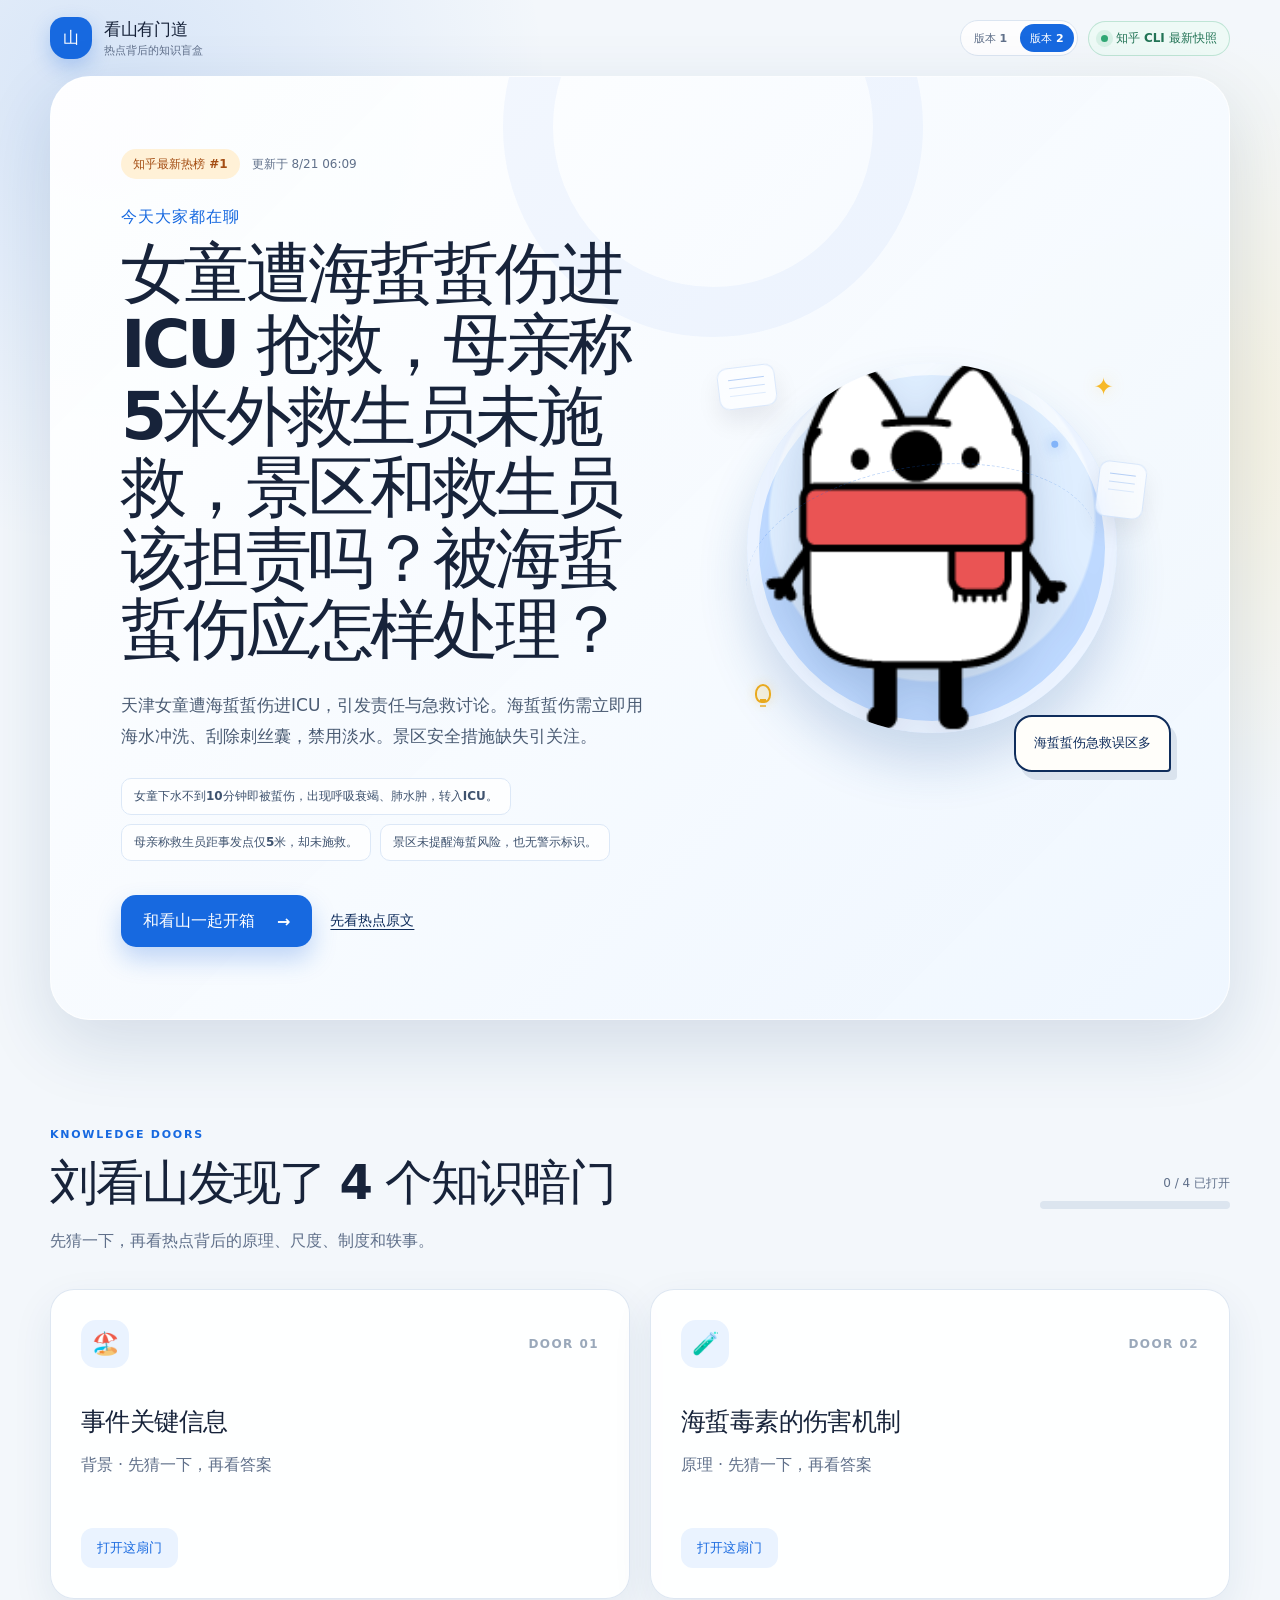
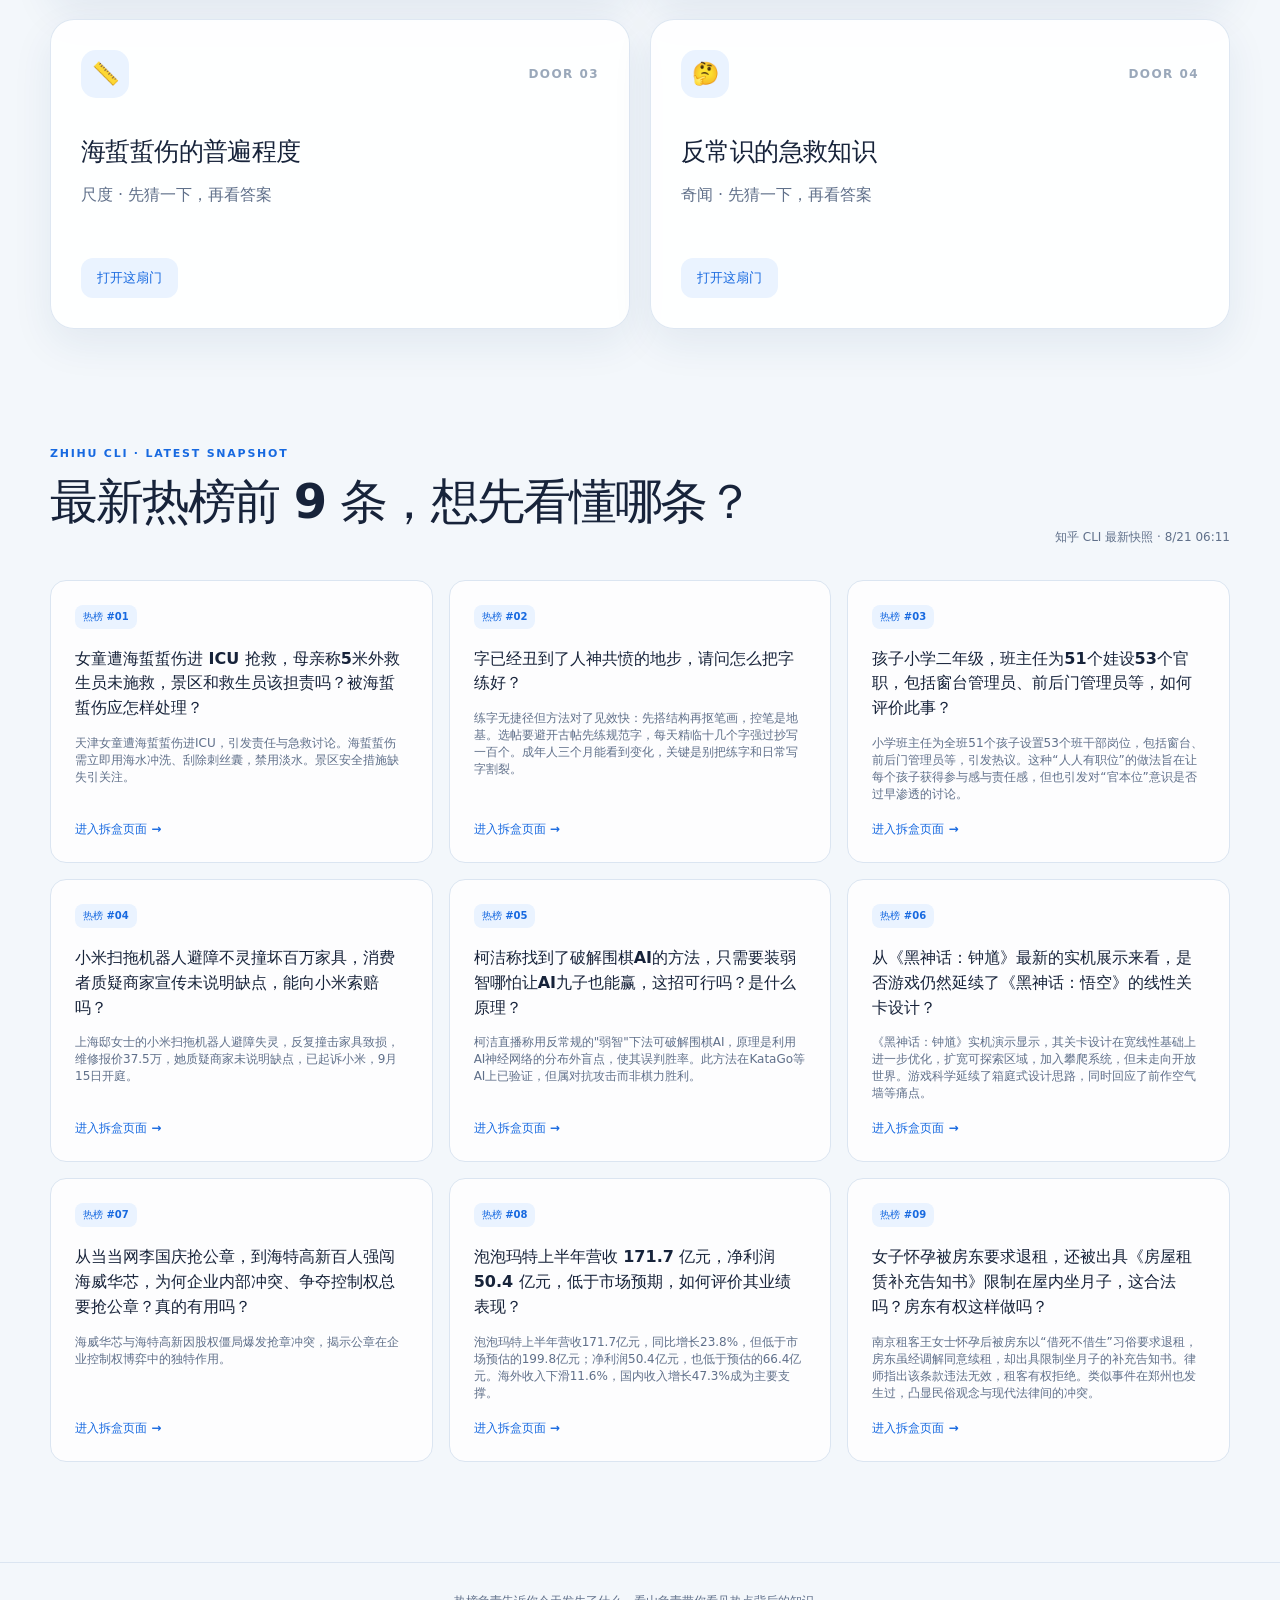
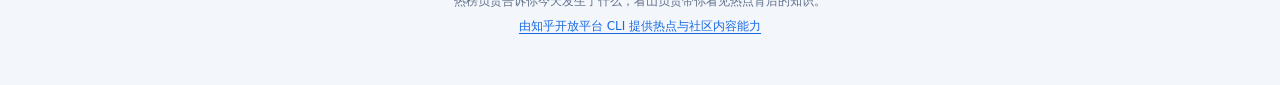
<file: v2/index.html>
<!doctype html>
<html lang="zh-CN">
  <head>
    <meta charset="UTF-8" />
    <meta name="viewport" content="width=device-width, initial-scale=1.0" />
    <meta
      name="description"
      content="看山有门道：从知乎热榜出发，打开热点背后的知识盲盒。"
    />
    <title>看山有门道｜热点背后的知识盲盒</title>
    <style>
:root {
  --blue: #1769e0;
  --blue-dark: #0f2d5c;
  --blue-soft: #eaf3ff;
  --ink: #17233a;
  --muted: #60708a;
  --paper: #fffefa;
  --canvas: #f3f7fb;
  --yellow: #ffd86b;
  --orange: #ff9f43;
  --green: #31a875;
  --red: #f05a5a;
  --line: #dbe5f1;
  --shadow: 0 24px 70px rgba(24, 64, 115, 0.14);
  --radius-xl: 32px;
  --radius-lg: 24px;
  --radius-md: 16px;
  font-family: Inter, ui-sans-serif, system-ui, -apple-system, BlinkMacSystemFont,
    "Segoe UI", "PingFang SC", "Hiragino Sans GB", "Microsoft YaHei", sans-serif;
  color: var(--ink);
  background: var(--canvas);
  font-synthesis: none;
}

* {
  box-sizing: border-box;
}

html {
  scroll-behavior: smooth;
}

body {
  margin: 0;
  min-width: 320px;
  background:
    radial-gradient(circle at 8% 3%, rgba(23, 105, 224, 0.13), transparent 28rem),
    radial-gradient(circle at 92% 13%, rgba(255, 216, 107, 0.2), transparent 25rem),
    var(--canvas);
}

button,
a {
  -webkit-tap-highlight-color: transparent;
}

button {
  font: inherit;
}

a {
  color: inherit;
}

.site-header {
  width: min(1180px, calc(100% - 40px));
  min-height: 76px;
  margin: 0 auto;
  display: flex;
  align-items: center;
  justify-content: space-between;
  gap: 24px;
}

.brand {
  display: inline-flex;
  align-items: center;
  gap: 12px;
  text-decoration: none;
}

.brand-mark {
  width: 42px;
  height: 42px;
  display: grid;
  place-items: center;
  border-radius: 14px 14px 18px 18px;
  color: white;
  background: var(--blue);
  box-shadow: 0 8px 20px rgba(23, 105, 224, 0.25);
  font-weight: 900;
}

.brand strong,
.brand small {
  display: block;
}

.brand strong {
  font-size: 17px;
  letter-spacing: -0.02em;
}

.brand small {
  margin-top: 2px;
  color: var(--muted);
  font-size: 11px;
}

.live-status {
  display: flex;
  align-items: center;
  gap: 8px;
  padding: 8px 12px;
  border: 1px solid rgba(49, 168, 117, 0.25);
  border-radius: 999px;
  color: #237456;
  background: rgba(238, 250, 245, 0.9);
  font-size: 12px;
  font-weight: 700;
}

.header-actions {
  display: flex;
  align-items: center;
  gap: 10px;
}

.version-switcher {
  min-height: 36px;
  display: inline-flex;
  align-items: center;
  gap: 3px;
  padding: 3px;
  border: 1px solid var(--line);
  border-radius: 999px;
  background: rgba(255, 255, 255, 0.82);
}

.version-switcher a,
.version-switcher span {
  min-height: 28px;
  padding: 0 10px;
  display: inline-flex;
  align-items: center;
  border-radius: 999px;
  font-size: 11px;
  font-weight: 850;
  text-decoration: none;
}

.version-switcher a {
  color: var(--muted);
}

.version-switcher span {
  color: white;
  background: var(--blue);
}

.status-dot {
  width: 7px;
  height: 7px;
  border-radius: 50%;
  background: var(--green);
  box-shadow: 0 0 0 5px rgba(49, 168, 117, 0.12);
}

main {
  width: min(1180px, calc(100% - 40px));
  margin: 0 auto;
}

.hero {
  position: relative;
  min-height: 640px;
  padding: 72px 70px;
  display: grid;
  grid-template-columns: minmax(0, 1.08fr) minmax(340px, 0.92fr);
  align-items: center;
  gap: 50px;
  overflow: hidden;
  border: 1px solid rgba(255, 255, 255, 0.76);
  border-radius: 40px;
  background:
    linear-gradient(135deg, rgba(255, 255, 255, 0.96), rgba(238, 246, 255, 0.95));
  box-shadow: var(--shadow);
}

.hero::before {
  content: "";
  position: absolute;
  width: 320px;
  height: 320px;
  top: -160px;
  right: 26%;
  border: 50px solid rgba(23, 105, 224, 0.045);
  border-radius: 50%;
}

.hero-copy {
  position: relative;
  z-index: 2;
}

.eyebrow-row,
.hero-actions,
.section-heading,
.talk-actions {
  display: flex;
  align-items: center;
}

.eyebrow-row {
  gap: 12px;
}

.hot-rank {
  display: inline-flex;
  align-items: center;
  min-height: 30px;
  padding: 0 12px;
  border-radius: 999px;
  color: #a44d13;
  background: #fff1d7;
  font-size: 12px;
  font-weight: 800;
}

.topic-time {
  color: var(--muted);
  font-size: 12px;
}

.hero-kicker {
  margin: 28px 0 10px;
  color: var(--blue);
  font-size: 16px;
  font-weight: 800;
  letter-spacing: 0.06em;
}

h1,
h2,
h3,
p {
  margin-top: 0;
}

h1 {
  max-width: 680px;
  margin-bottom: 24px;
  font-size: clamp(38px, 5.2vw, 66px);
  line-height: 1.08;
  letter-spacing: -0.055em;
}

.topic-summary {
  max-width: 670px;
  margin-bottom: 26px;
  color: #4a5b73;
  font-size: 17px;
  line-height: 1.85;
}

.fact-strip {
  display: flex;
  flex-wrap: wrap;
  gap: 9px;
  margin-bottom: 34px;
}

.fact-chip {
  padding: 9px 12px;
  border: 1px solid #dce8f7;
  border-radius: 10px;
  color: #3f536f;
  background: rgba(255, 255, 255, 0.78);
  font-size: 12px;
  font-weight: 650;
}

.hero-actions,
.talk-actions {
  gap: 18px;
}

.primary-button,
.secondary-button {
  min-height: 52px;
  padding: 0 22px;
  border-radius: 15px;
  border: 0;
  cursor: pointer;
  font-weight: 800;
  transition: transform 180ms ease, box-shadow 180ms ease, background 180ms ease;
}

.primary-button {
  display: inline-flex;
  align-items: center;
  justify-content: center;
  gap: 22px;
  color: white;
  background: var(--blue);
  box-shadow: 0 12px 24px rgba(23, 105, 224, 0.25);
}

.secondary-button {
  color: var(--blue-dark);
  background: white;
  border: 1px solid var(--line);
}

.primary-button:hover,
.secondary-button:hover,
.box-button:hover {
  transform: translateY(-2px);
}

.primary-button:focus-visible,
.secondary-button:focus-visible,
.box-button:focus-visible,
.option-button:focus-visible,
.dialog-close:focus-visible,
a:focus-visible {
  outline: 3px solid rgba(23, 105, 224, 0.3);
  outline-offset: 3px;
}

.text-link {
  color: var(--blue-dark);
  font-size: 14px;
  font-weight: 750;
  text-underline-offset: 4px;
}

.hero-visual {
  position: relative;
  min-height: 455px;
  display: grid;
  place-items: center;
}

.mascot-shell {
  position: relative;
  z-index: 2;
  width: min(370px, 96%);
  aspect-ratio: 1 / 1;
  display: grid;
  place-items: center;
  overflow: hidden;
  border-radius: 50%;
  background:
    radial-gradient(circle at 50% 42%, #ffffff 0 34%, #dfeeff 35% 57%, #bed9ff 58% 100%);
  box-shadow:
    inset 0 0 0 12px rgba(255, 255, 255, 0.7),
    0 30px 50px rgba(36, 92, 159, 0.2);
}

.mascot-image {
  position: absolute;
  z-index: 3;
  display: none;
  width: 380%;
  max-width: none;
  height: auto;
  left: 5%;
  top: 50%;
  transform: translateY(-50%);
  filter: drop-shadow(0 18px 20px rgba(25, 62, 111, 0.18));
}

.mascot-fallback {
  position: relative;
  width: 170px;
  height: 210px;
}

.face {
  position: absolute;
  width: 170px;
  height: 185px;
  left: 0;
  top: 20px;
  border-radius: 48% 48% 45% 45%;
  background: #f9fbff;
  border: 8px solid var(--blue-dark);
}

.ear {
  position: absolute;
  z-index: 0;
  width: 66px;
  height: 72px;
  top: 0;
  border: 8px solid var(--blue-dark);
  background: #f9fbff;
  transform: rotate(45deg);
}

.ear-left {
  left: 5px;
  border-radius: 26px 8px 20px 8px;
}

.ear-right {
  right: 5px;
  border-radius: 8px 26px 8px 20px;
}

.eye {
  position: absolute;
  width: 11px;
  height: 15px;
  top: 76px;
  border-radius: 50%;
  background: var(--blue-dark);
}

.eye-left {
  left: 49px;
}

.eye-right {
  right: 49px;
}

.nose {
  position: absolute;
  width: 14px;
  height: 10px;
  left: 50%;
  top: 105px;
  border-radius: 50% 50% 45% 45%;
  background: var(--blue-dark);
  transform: translateX(-50%);
}

.scarf {
  position: absolute;
  z-index: 3;
  width: 152px;
  height: 30px;
  left: 9px;
  bottom: 7px;
  border-radius: 8px 18px 18px 8px;
  background: var(--blue);
  transform: rotate(-4deg);
}

.scarf::after {
  content: "";
  position: absolute;
  width: 58px;
  height: 24px;
  right: -42px;
  top: 12px;
  border-radius: 0 12px 12px 0;
  background: var(--blue);
  transform: rotate(12deg);
}

.visual-decor {
  position: absolute;
  inset: 0;
  z-index: 4;
  pointer-events: none;
}

.decor-route {
  position: absolute;
  left: 9%;
  top: 32%;
  width: 78%;
  height: 42%;
  border-top: 1px dashed rgba(23, 105, 224, 0.28);
  border-radius: 50%;
  transform: rotate(-9deg);
}

.decor-route::after {
  content: "";
  position: absolute;
  right: 7%;
  top: -4px;
  width: 7px;
  height: 7px;
  border-radius: 50%;
  background: #82b4f9;
  box-shadow: 0 0 13px rgba(23, 105, 224, 0.55);
  animation: route-pulse 3.8s ease-in-out infinite;
}

.decor-star {
  position: absolute;
  right: 10%;
  top: 12%;
  color: #f7b928;
  filter: drop-shadow(0 0 8px rgba(247, 185, 40, 0.32));
  font-size: 24px;
  font-style: normal;
  line-height: 1;
  animation: decor-twinkle 4.6s ease-in-out infinite;
}

.decor-star::before {
  content: "✦";
}

.decor-bulb {
  position: absolute;
  left: 11%;
  bottom: 16%;
  width: 16px;
  height: 19px;
  border: 2px solid #e9a91d;
  border-radius: 50% 50% 42% 42%;
  background: rgba(255, 216, 107, 0.22);
  box-shadow: 0 0 12px rgba(247, 185, 40, 0.24);
  animation: bulb-glow 4.6s -2.2s ease-in-out infinite;
}

.decor-bulb::after {
  content: "";
  position: absolute;
  left: 3px;
  right: 3px;
  bottom: -6px;
  height: 4px;
  border-top: 2px solid #e9a91d;
  border-bottom: 2px solid rgba(233, 169, 29, 0.7);
}

.decor-note {
  position: absolute;
  width: 58px;
  height: 42px;
  border: 1px solid rgba(23, 105, 224, 0.14);
  border-radius: 10px;
  background: rgba(255, 255, 255, 0.5);
  box-shadow: 0 12px 24px rgba(4, 19, 43, 0.08);
  backdrop-filter: blur(8px);
  animation: decor-drift 6s ease-in-out infinite;
}

.decor-note::before {
  content: "";
  position: absolute;
  left: 10px;
  right: 10px;
  top: 11px;
  height: 1px;
  background: rgba(23, 105, 224, 0.3);
  box-shadow: 0 8px 0 rgba(23, 105, 224, 0.2), 0 16px 0 rgba(23, 105, 224, 0.12);
}

.decor-note-one {
  left: 3%;
  top: 10%;
  transform: rotate(-7deg);
}

.decor-note-two {
  right: 3%;
  top: 31%;
  width: 48px;
  height: 56px;
  transform: rotate(7deg);
  animation-delay: -3s;
}

@keyframes route-pulse {
  0%, 100% { opacity: 0.45; transform: scale(0.72); }
  50% { opacity: 1; transform: scale(1); }
}

@keyframes decor-twinkle {
  0%, 100% { opacity: 0.35; transform: scale(0.78) rotate(0); }
  45% { opacity: 1; transform: scale(1.08) rotate(45deg); }
}

@keyframes bulb-glow {
  0%, 100% { opacity: 0.4; transform: scale(0.88); }
  45% { opacity: 1; transform: scale(1.08); box-shadow: 0 0 18px rgba(247, 185, 40, 0.42); }
}

@keyframes decor-drift {
  0%, 100% { translate: 0 0; }
  50% { translate: 0 -5px; }
}

.speech-bubble {
  position: absolute;
  z-index: 5;
  right: -12px;
  bottom: 4px;
  max-width: 226px;
  padding: 16px 18px;
  border: 2px solid var(--blue-dark);
  border-radius: 18px 18px 4px 18px;
  color: var(--blue-dark);
  background: var(--paper);
  box-shadow: 6px 8px 0 rgba(15, 45, 92, 0.1);
  font-size: 13px;
  font-weight: 750;
  line-height: 1.6;
}

.explore-section,
.talk-section,
.more-hot {
  padding: 108px 0 10px;
}

.section-heading {
  justify-content: space-between;
  gap: 40px;
  margin-bottom: 34px;
}

.section-heading h2,
.completion-copy h2 {
  margin-bottom: 12px;
  font-size: clamp(30px, 4vw, 48px);
  letter-spacing: -0.045em;
}

.section-heading p:not(.section-label),
.completion-copy > p:last-child {
  margin-bottom: 0;
  color: var(--muted);
  line-height: 1.7;
}

.section-label {
  margin-bottom: 10px;
  color: var(--blue);
  font-size: 11px;
  font-weight: 900;
  letter-spacing: 0.16em;
}

.progress-block {
  flex: 0 0 190px;
}

.progress-block > span {
  display: block;
  margin-bottom: 9px;
  color: var(--muted);
  font-size: 12px;
  text-align: right;
}

.progress-track {
  height: 8px;
  overflow: hidden;
  border-radius: 999px;
  background: #dce5ef;
}

.progress-track span {
  display: block;
  width: 0;
  height: 100%;
  border-radius: inherit;
  background: var(--blue);
  transition: width 300ms ease;
}

.box-grid {
  display: grid;
  grid-template-columns: repeat(2, minmax(0, 1fr));
  gap: 20px;
}

.box-card {
  position: relative;
  min-height: 310px;
  padding: 30px;
  display: flex;
  flex-direction: column;
  overflow: hidden;
  border: 1px solid rgba(219, 229, 241, 0.9);
  border-radius: var(--radius-lg);
  background: rgba(255, 255, 255, 0.9);
  box-shadow: 0 15px 40px rgba(28, 65, 110, 0.08);
  transition: border-color 180ms ease, transform 180ms ease, box-shadow 180ms ease;
}

.box-card:hover {
  transform: translateY(-4px);
  border-color: rgba(23, 105, 224, 0.25);
  box-shadow: 0 20px 50px rgba(28, 65, 110, 0.12);
}

.box-card.is-complete {
  border-color: rgba(49, 168, 117, 0.35);
  background: linear-gradient(145deg, #ffffff, #f1fbf7);
}

.box-index {
  display: flex;
  align-items: center;
  justify-content: space-between;
  margin-bottom: 38px;
}

.box-icon {
  width: 48px;
  height: 48px;
  display: grid;
  place-items: center;
  border-radius: 15px;
  background: var(--blue-soft);
  font-size: 22px;
}

.box-number {
  color: #9aa8ba;
  font-size: 12px;
  font-weight: 800;
  letter-spacing: 0.12em;
}

.box-card h3 {
  max-width: 440px;
  margin-bottom: 14px;
  font-size: 25px;
  line-height: 1.3;
  letter-spacing: -0.025em;
}

.box-card p {
  margin-bottom: 28px;
  color: var(--muted);
  line-height: 1.65;
}

.box-button {
  width: fit-content;
  margin-top: auto;
  padding: 11px 16px;
  border: 0;
  border-radius: 12px;
  color: var(--blue);
  background: var(--blue-soft);
  cursor: pointer;
  font-size: 13px;
  font-weight: 850;
  transition: transform 180ms ease, background 180ms ease;
}

.box-card.is-complete .box-button {
  color: #257a59;
  background: #e2f6ed;
}

.box-card.is-complete::after {
  content: "已打开";
  position: absolute;
  right: 28px;
  bottom: 30px;
  color: var(--green);
  font-size: 12px;
  font-weight: 850;
}

.talk-section[hidden] {
  display: none;
}

.talk-section {
  display: grid;
  grid-template-columns: minmax(240px, 0.65fr) minmax(420px, 1.35fr);
  gap: 44px 58px;
  align-items: start;
}

.completion-copy {
  position: sticky;
  top: 30px;
}

.talk-card {
  position: relative;
  padding: 42px;
  overflow: hidden;
  border-radius: var(--radius-xl);
  color: #f8fbff;
  background:
    radial-gradient(circle at 95% 3%, rgba(255, 216, 107, 0.28), transparent 16rem),
    linear-gradient(145deg, #0f2d5c, #155cb4 74%, #1769e0);
  box-shadow: 0 30px 65px rgba(15, 45, 92, 0.3);
}

.talk-card::before {
  content: "山";
  position: absolute;
  right: -6px;
  bottom: -80px;
  color: rgba(255, 255, 255, 0.06);
  font-size: 260px;
  font-weight: 900;
  line-height: 1;
}

.talk-card-head {
  position: relative;
  display: flex;
  align-items: flex-start;
  justify-content: space-between;
  gap: 20px;
  margin-bottom: 34px;
}

.talk-card-head span {
  color: #9dc8ff;
  font-size: 12px;
  font-weight: 900;
  letter-spacing: 0.15em;
}

.talk-card h3 {
  margin: 7px 0 0;
  font-size: 38px;
  letter-spacing: -0.04em;
}

.passport-stamp {
  width: 76px;
  height: 76px;
  display: grid;
  place-items: center;
  border: 2px solid var(--yellow);
  border-radius: 50%;
  color: var(--yellow);
  font-size: 12px;
  font-weight: 900;
  transform: rotate(10deg);
}

.talk-card ol {
  position: relative;
  margin: 0 0 32px;
  padding: 0;
  list-style: none;
  counter-reset: talk-points;
}

.talk-card li {
  counter-increment: talk-points;
  display: grid;
  grid-template-columns: 28px 1fr;
  gap: 12px;
  padding: 13px 0;
  border-bottom: 1px solid rgba(255, 255, 255, 0.12);
  line-height: 1.55;
}

.talk-card li::before {
  content: counter(talk-points, decimal-leading-zero);
  color: var(--yellow);
  font-size: 11px;
  font-weight: 900;
  line-height: 1.8;
}

.talk-opener {
  position: relative;
  padding: 20px;
  border: 1px solid rgba(255, 255, 255, 0.15);
  border-radius: 16px;
  background: rgba(255, 255, 255, 0.08);
}

.talk-opener span {
  color: var(--yellow);
  font-size: 11px;
  font-weight: 900;
}

.talk-opener p {
  margin: 8px 0 0;
  font-size: 17px;
  font-weight: 700;
  line-height: 1.65;
}

.talk-footer {
  position: relative;
  margin: 22px 0 0;
  color: #b8d3f5;
  font-size: 11px;
}

.talk-actions {
  grid-column: 2;
}

.more-hot {
  padding-bottom: 100px;
}

.section-heading.compact {
  align-items: flex-end;
}

.cache-time {
  color: var(--muted);
  font-size: 12px;
}

.hot-list {
  display: grid;
  grid-template-columns: repeat(3, minmax(0, 1fr));
  gap: 16px;
}

.hot-item {
  min-height: 190px;
  padding: 24px;
  display: flex;
  flex-direction: column;
  border: 1px solid var(--line);
  border-radius: var(--radius-md);
  text-decoration: none;
  background: rgba(255, 255, 255, 0.82);
  color: inherit;
  cursor: pointer;
  font: inherit;
  text-align: left;
  transition: transform 180ms ease, border-color 180ms ease;
}

.hot-item:hover {
  transform: translateY(-3px);
  border-color: rgba(23, 105, 224, 0.35);
}

.hot-item > span {
  width: fit-content;
  margin-bottom: 18px;
  padding: 5px 8px;
  border-radius: 8px;
  color: var(--blue);
  background: var(--blue-soft);
  font-size: 10px;
  font-weight: 900;
}

.hot-item h3 {
  margin-bottom: 14px;
  font-size: 16px;
  line-height: 1.55;
}

.hot-item p {
  margin: 0 0 18px;
  color: var(--muted);
  font-size: 12px;
}

.hot-item strong {
  margin-top: auto;
  color: var(--blue);
  font-size: 12px;
}

footer {
  padding: 30px 20px 50px;
  border-top: 1px solid var(--line);
  text-align: center;
  color: var(--muted);
  font-size: 12px;
}

footer p {
  margin-bottom: 8px;
}

footer a {
  color: var(--blue);
  text-underline-offset: 3px;
}

.knowledge-dialog {
  width: min(720px, calc(100% - 32px));
  max-height: min(88vh, 860px);
  padding: 0;
  overflow: auto;
  border: 0;
  border-radius: 28px;
  background: var(--paper);
  box-shadow: 0 35px 90px rgba(8, 30, 60, 0.35);
}

.knowledge-dialog::backdrop {
  background: rgba(10, 27, 51, 0.62);
  backdrop-filter: blur(6px);
}

.dialog-shell {
  position: relative;
  padding: 42px;
}

.dialog-close {
  position: absolute;
  z-index: 2;
  right: 20px;
  top: 18px;
  width: 38px;
  height: 38px;
  border: 0;
  border-radius: 50%;
  color: var(--muted);
  background: #edf2f7;
  cursor: pointer;
  font-size: 24px;
  line-height: 1;
}

.dialog-label {
  margin-bottom: 14px;
  color: var(--blue);
  font-size: 11px;
  font-weight: 900;
  letter-spacing: 0.14em;
}

.dialog-shell h2 {
  max-width: 590px;
  margin-bottom: 14px;
  font-size: clamp(28px, 5vw, 42px);
  line-height: 1.2;
  letter-spacing: -0.04em;
}

.dialog-intro {
  margin-bottom: 26px;
  color: var(--muted);
  line-height: 1.7;
}

.option-list {
  display: grid;
  gap: 10px;
}

.option-button {
  width: 100%;
  min-height: 52px;
  padding: 12px 16px;
  display: grid;
  grid-template-columns: 28px 1fr;
  align-items: center;
  gap: 12px;
  border: 1px solid var(--line);
  border-radius: 13px;
  color: var(--ink);
  background: white;
  cursor: pointer;
  text-align: left;
  transition: border-color 150ms ease, background 150ms ease;
}

.option-button:hover {
  border-color: rgba(23, 105, 224, 0.45);
  background: var(--blue-soft);
}

.option-letter {
  width: 28px;
  height: 28px;
  display: grid;
  place-items: center;
  border-radius: 8px;
  color: var(--blue);
  background: var(--blue-soft);
  font-size: 11px;
  font-weight: 900;
}

.reveal {
  animation: reveal-in 280ms ease both;
}

.answer-result {
  margin-bottom: 22px;
  padding: 14px 16px;
  border-radius: 12px;
  color: #31516f;
  background: #edf5ff;
  font-size: 13px;
  line-height: 1.6;
}

.answer-result strong {
  color: var(--blue);
}

.knowledge-headline {
  margin-bottom: 24px;
  padding-left: 18px;
  border-left: 5px solid var(--yellow);
  font-size: 24px;
  font-weight: 900;
  line-height: 1.4;
}

.explanation-list {
  display: grid;
  gap: 12px;
  margin-bottom: 22px;
}

.explanation-item {
  display: grid;
  grid-template-columns: 22px 1fr;
  gap: 10px;
  color: #43546b;
  line-height: 1.7;
}

.explanation-item span:first-child {
  color: var(--blue);
  font-weight: 900;
}

.misconception,
.takeaway {
  margin-top: 14px;
  padding: 16px 18px;
  border-radius: 14px;
  line-height: 1.65;
}

.misconception {
  color: #7a5420;
  background: #fff5df;
}

.takeaway {
  color: #1f5e48;
  background: #eaf8f2;
}

.misconception strong,
.takeaway strong {
  display: block;
  margin-bottom: 4px;
  font-size: 12px;
}

.source-list {
  margin-top: 25px;
  padding-top: 20px;
  border-top: 1px solid var(--line);
}

.source-list > span {
  display: block;
  margin-bottom: 10px;
  color: var(--muted);
  font-size: 11px;
  font-weight: 850;
}

.source-list a {
  display: block;
  margin-top: 7px;
  color: var(--blue);
  font-size: 12px;
  line-height: 1.5;
  text-underline-offset: 3px;
}

.dialog-next {
  width: 100%;
  margin-top: 26px;
}

.toast {
  position: fixed;
  z-index: 20;
  left: 50%;
  bottom: 28px;
  padding: 12px 18px;
  border-radius: 12px;
  color: white;
  background: var(--blue-dark);
  box-shadow: 0 12px 30px rgba(10, 30, 60, 0.28);
  opacity: 0;
  pointer-events: none;
  transform: translate(-50%, 12px);
  transition: opacity 180ms ease, transform 180ms ease;
  font-size: 13px;
  font-weight: 750;
}

.toast.is-visible {
  opacity: 1;
  transform: translate(-50%, 0);
}

.load-error {
  padding: 28px;
  border: 1px solid #ffd1d1;
  border-radius: 16px;
  color: #7c3737;
  background: #fff3f3;
}

@keyframes reveal-in {
  from {
    opacity: 0;
    transform: translateY(8px);
  }
  to {
    opacity: 1;
    transform: translateY(0);
  }
}

@media (max-width: 900px) {
  .hero {
    min-height: auto;
    padding: 58px 44px;
    grid-template-columns: 1fr;
  }

  .hero-visual {
    min-height: 390px;
  }

  .box-grid,
  .hot-list {
    grid-template-columns: 1fr 1fr;
  }

  .talk-section {
    grid-template-columns: 1fr;
  }

  .completion-copy {
    position: static;
  }

  .talk-actions {
    grid-column: 1;
  }
}

@media (max-width: 640px) {
  .site-header,
  main {
    width: min(100% - 24px, 1180px);
  }

  .site-header {
    min-height: 66px;
  }

  .brand small,
  .live-status span:last-child {
    display: none;
  }

  .header-actions {
    gap: 6px;
  }

  .version-switcher a,
  .version-switcher span {
    padding: 0 8px;
  }

  .hero {
    padding: 38px 22px 28px;
    border-radius: 28px;
  }

  h1 {
    font-size: 39px;
  }

  .topic-summary {
    font-size: 15px;
  }

  .hero-actions {
    align-items: flex-start;
    flex-direction: column;
  }

  .primary-button {
    width: 100%;
  }

  .hero-visual {
    min-height: 330px;
  }

  .mascot-shell {
    width: 260px;
  }

  .speech-bubble {
    right: 0;
    max-width: 190px;
  }

  .explore-section,
  .talk-section,
  .more-hot {
    padding-top: 76px;
  }

  .section-heading {
    align-items: flex-start;
    flex-direction: column;
    gap: 22px;
  }

  .progress-block {
    width: 100%;
    flex-basis: auto;
  }

  .progress-block > span {
    text-align: left;
  }

  .box-grid,
  .hot-list {
    grid-template-columns: 1fr;
  }

  .box-card {
    min-height: 280px;
    padding: 24px;
  }

  .talk-card,
  .dialog-shell {
    padding: 28px 22px;
  }

  .talk-card h3 {
    font-size: 32px;
  }

  .passport-stamp {
    width: 64px;
    height: 64px;
    font-size: 10px;
  }

  .talk-actions {
    align-items: stretch;
    flex-direction: column;
  }

  .knowledge-dialog {
    width: calc(100% - 18px);
    max-height: 92vh;
    border-radius: 22px;
  }
}

@media (prefers-reduced-motion: reduce) {
  *,
  *::before,
  *::after {
    scroll-behavior: auto !important;
    animation-duration: 0.01ms !important;
    transition-duration: 0.01ms !important;
  }
}

</style>
  </head>
  <body>
    <header class="site-header">
      <a class="brand" href="#top" aria-label="看山有门道首页">
        <span class="brand-mark" aria-hidden="true">山</span>
        <span>
          <strong>看山有门道</strong>
          <small>热点背后的知识盲盒</small>
        </span>
      </a>
      <div class="header-actions">
        <nav class="version-switcher" aria-label="选择展示版本">
          <a href="../">版本 1</a><span aria-current="page">版本 2</span>
        </nav>
        <div class="live-status" aria-label="数据状态">
          <span class="status-dot" aria-hidden="true"></span>
          <span id="data-status">知乎 CLI 最新快照</span>
        </div>
      </div>
    </header>

    <main id="top">
      <section class="hero" aria-labelledby="topic-title">
        <div class="hero-copy">
          <div class="eyebrow-row">
            <span class="hot-rank" id="topic-rank">今日热榜</span>
            <span class="topic-time" id="topic-time"></span>
          </div>
          <p class="hero-kicker">今天大家都在聊</p>
          <h1 id="topic-title">热点加载中…</h1>
          <p class="topic-summary" id="topic-summary"></p>
          <div class="fact-strip" id="fact-strip" aria-label="事件要点"></div>
          <div class="hero-actions">
            <button class="primary-button" id="start-button" type="button">
              <span>和看山一起开箱</span>
              <span aria-hidden="true">→</span>
            </button>
            <a class="text-link" id="topic-source" href="#" target="_blank" rel="noreferrer">
              先看热点原文
            </a>
          </div>
        </div>

        <div class="hero-visual" aria-label="刘看山发现了四个知识暗门">
          <div class="visual-decor" aria-hidden="true">
            <i class="decor-route"></i>
            <i class="decor-star"></i>
            <i class="decor-bulb"></i>
            <i class="decor-note decor-note-one"></i>
            <i class="decor-note decor-note-two"></i>
          </div>
          <div class="mascot-shell">
            <img
              class="mascot-image"
              id="mascot-image"
              src="[data-uri]"
              alt="刘看山"
            />
            <div class="mascot-fallback" id="mascot-fallback" aria-hidden="true">
              <span class="ear ear-left"></span>
              <span class="ear ear-right"></span>
              <span class="face">
                <i class="eye eye-left"></i>
                <i class="eye eye-right"></i>
                <i class="nose"></i>
              </span>
              <span class="scarf"></span>
            </div>
          </div>
          <div class="speech-bubble" id="speech-bubble"></div>
        </div>
      </section>

      <section class="explore-section" id="explore" aria-labelledby="explore-title">
        <div class="section-heading">
          <div>
            <p class="section-label">KNOWLEDGE DOORS</p>
            <h2 id="explore-title">刘看山发现了 4 个知识暗门</h2>
            <p>先猜一下，再看热点背后的原理、尺度、制度和轶事。</p>
          </div>
          <div class="progress-block" aria-live="polite">
            <span id="progress-label">0 / 4 已打开</span>
            <div class="progress-track" aria-hidden="true">
              <span id="progress-bar"></span>
            </div>
          </div>
        </div>
        <div class="box-grid" id="box-grid"></div>
      </section>

      <section class="talk-section" id="talk-section" aria-labelledby="talk-title" hidden>
        <div class="completion-copy">
          <p class="section-label">TODAY'S TALK CARD</p>
          <h2 id="talk-title">今天，有的聊了</h2>
          <p>四个知识暗门已经打开。刘看山替你整理了一张可以直接带走的谈资卡。</p>
        </div>
        <article class="talk-card" id="talk-card">
          <div class="talk-card-head">
            <div>
              <span>今天有的聊</span>
              <h3 id="talk-topic">台风雨</h3>
            </div>
            <div class="passport-stamp" aria-label="刘看山知识护照已盖章">看山认证</div>
          </div>
          <ol id="talk-points"></ol>
          <div class="talk-opener">
            <span>自然开场</span>
            <p id="talk-opener"></p>
          </div>
          <p class="talk-footer">来源可追溯 · 观点有上下文 · 最后更新 <span id="card-time"></span></p>
        </article>
        <div class="talk-actions">
          <button class="primary-button" id="copy-button" type="button">复制开场白</button>
          <button class="secondary-button" id="reset-button" type="button">再走一遍</button>
        </div>
      </section>

      <section class="more-hot" aria-labelledby="more-title">
        <div class="section-heading compact">
          <div>
            <p class="section-label">ZHIHU CLI · LATEST SNAPSHOT</p>
            <h2 id="more-title">最新热榜前 9 条，想先看懂哪条？</h2>
          </div>
          <span class="cache-time" id="hot-cache-time"></span>
        </div>
        <div class="hot-list" id="hot-list"></div>
      </section>
    </main>

    <footer>
      <p>热榜负责告诉你今天发生了什么，看山负责带你看见热点背后的知识。</p>
      <a href="https://developer.zhihu.com/docs?key=zhihu_cli" target="_blank" rel="noreferrer">
        由知乎开放平台 CLI 提供热点与社区内容能力
      </a>
    </footer>

    <dialog class="knowledge-dialog" id="knowledge-dialog">
      <form method="dialog" class="dialog-shell">
        <button class="dialog-close" value="close" aria-label="关闭知识盲盒">×</button>
        <div id="dialog-content"></div>
      </form>
    </dialog>

    <div class="toast" id="toast" role="status" aria-live="polite"></div>
    <script type="module">
const els = {
  topicRank: document.querySelector("#topic-rank"),
  topicTime: document.querySelector("#topic-time"),
  topicTitle: document.querySelector("#topic-title"),
  topicSummary: document.querySelector("#topic-summary"),
  topicSource: document.querySelector("#topic-source"),
  factStrip: document.querySelector("#fact-strip"),
  startButton: document.querySelector("#start-button"),
  boxGrid: document.querySelector("#box-grid"),
  progressLabel: document.querySelector("#progress-label"),
  progressBar: document.querySelector("#progress-bar"),
  talkSection: document.querySelector("#talk-section"),
  talkTopic: document.querySelector("#talk-topic"),
  talkPoints: document.querySelector("#talk-points"),
  talkOpener: document.querySelector("#talk-opener"),
  cardTime: document.querySelector("#card-time"),
  copyButton: document.querySelector("#copy-button"),
  resetButton: document.querySelector("#reset-button"),
  hotList: document.querySelector("#hot-list"),
  hotCacheTime: document.querySelector("#hot-cache-time"),
  dataStatus: document.querySelector("#data-status"),
  dialog: document.querySelector("#knowledge-dialog"),
  dialogContent: document.querySelector("#dialog-content"),
  toast: document.querySelector("#toast"),
  mascotImage: document.querySelector("#mascot-image"),
  mascotFallback: document.querySelector("#mascot-fallback"),
  speechBubble: document.querySelector("#speech-bubble")
};

const state = {
  payload: null,
  payloads: [],
  hotList: null,
  completed: new Set(),
  completedByTopic: new Map(),
  activeBox: null
};

const formatter = new Intl.DateTimeFormat("zh-CN", {
  month: "numeric",
  day: "numeric",
  hour: "2-digit",
  minute: "2-digit",
  hour12: false
});

function escapeHtml(value) {
  return String(value ?? "")
    .replaceAll("&", "&amp;")
    .replaceAll("<", "&lt;")
    .replaceAll(">", "&gt;")
    .replaceAll('"', "&quot;")
    .replaceAll("'", "&#039;");
}

function formatTime(value) {
  const date = new Date(value);
  return Number.isNaN(date.valueOf()) ? "时间待确认" : formatter.format(date);
}

const embeddedData = {"data/hot-pages.json":{"generatedAt":"2026-08-21T06:11:24.610Z","source":"Zhihu official CLI","items":[{"id":"hot-1-2c5580c9","updatedAt":"2026-08-21T06:09:47.141Z","mode":"zhihu-cli-answer","topic":{"rank":"知乎最新热榜 #1","shortTitle":"海蜇蜇伤急救指南","title":"女童遭海蜇蜇伤进 ICU 抢救，母亲称5米外救生员未施救，景区和救生员该担责吗？被海蜇蜇伤应怎样处理？","summary":"天津女童遭海蜇蜇伤进ICU，引发责任与急救讨论。海蜇蜇伤需立即用海水冲洗、刮除刺丝囊，禁用淡水。景区安全措施缺失引关注。","facts":["女童下水不到10分钟即被蜇伤，出现呼吸衰竭、肺水肿，转入ICU。","母亲称救生员距事发点仅5米，却未施救。","景区未提醒海蜇风险，也无警示标识。"],"sourceUrl":"https://www.zhihu.com/question/2073853872498374552","thumbnailUrl":"https://pic2.zhimg.com/v2-5e140e0387532f54984f2c868f445bd9.jpg","talkOpener":"最近有孩子在海边被海蜇蜇伤进了ICU，你知道被蜇后第一时间该做什么吗？","visualTokens":["海蜇","急救","责任"],"bubble":"海蜇蜇伤急救误区多","boxes":[{"id":"door-1","label":"背景","icon":"🏖️","clue":"事件关键信息","question":"女童被蜇伤后出现了哪些严重症状？","options":["A. 皮肤红肿","B. 呼吸衰竭、肺水肿","C. 头痛发热"],"answer":1,"answerNote":"女童出现呼吸衰竭、肺水肿，被下病危通知书，转入ICU抢救。","headline":"海蜇蜇伤可致命","explanation":["海蜇毒素可引发严重过敏反应，导致呼吸衰竭和肺水肿。","儿童、过敏体质者风险更高，症状可能在数小时内加重。","延误处理或错误急救会显著增加危险。"],"misconception":"很多人以为海蜇蜇伤只是皮肤问题，其实可危及生命。","talkLine":"海蜇蜇伤不是小事，严重时会要命，得重视起来。","sources":[{"title":"知乎热榜原文","url":"https://www.zhihu.com/question/2073853872498374552"}]},{"id":"door-2","label":"原理","icon":"🧪","clue":"海蜇毒素的伤害机制","question":"为什么被海蜇蜇伤后不能用淡水冲洗？","options":["A. 淡水会刺激刺细胞释放更多毒液","B. 淡水会冲走伤口保护层","C. 淡水会加重疼痛感"],"answer":0,"answerNote":"淡水渗透压低，会使未发射的刺细胞爆裂，释放更多毒素，加重伤情。","headline":"淡水是毒液释放的催化剂","explanation":["海蜇触手上有刺丝囊，内含毒液，接触后注入皮肤。","低渗液体（如淡水）会改变渗透压，导致刺细胞大量发射。","正确做法是用海水冲洗，再刮除残留触手。"],"misconception":"有人用淡水冲洗伤口，反而会导致毒素大量释放。","talkLine":"被海蜇蜇了千万别用淡水冲，那等于火上浇油。","sources":[{"title":"知乎热榜原文","url":"https://www.zhihu.com/question/2073853872498374552"}]},{"id":"door-3","label":"尺度","icon":"📏","clue":"海蜇蜇伤的普遍程度","question":"沿海地区每年海蜇蜇伤接诊量大约多少？","options":["A. 不到100例","B. 约500例","C. 超过2000例"],"answer":2,"answerNote":"沿海地区年均接诊量超2000例，7-9月高发，占全年85%以上。","headline":"海蜇蜇伤并不罕见","explanation":["2024年烟台单日接诊18例，显示高发季节风险集中。","7-9月是海蜇活跃期，游客需特别注意。","防护措施可显著降低蜇伤风险。"],"misconception":"很多人觉得海蜇蜇伤是小概率事件，其实每年都有大量案例。","talkLine":"每年超2000人被海蜇蜇伤，夏天去海边真得小心。","sources":[{"title":"知乎热榜原文","url":"https://www.zhihu.com/question/2073853872498374552"}]},{"id":"door-4","label":"奇闻","icon":"🤔","clue":"反常识的急救知识","question":"以下哪种做法是正确的海蜇蜇伤急救？","options":["A. 用尿液冲洗伤口","B. 用白酒消毒","C. 用海水冲洗后刮除触手"],"answer":2,"answerNote":"尿液和白酒会刺激刺细胞释放更多毒液，正确做法是海水冲洗和刮除触手。","headline":"流传的偏方不可信","explanation":["用尿液、酒精、淡水等都会加重伤情。","科学急救：海水冲洗→用卡片刮除触手→就医。","严重过敏需立即就医，抗过敏药可缓解症状。"],"misconception":"民间偏方如用尿、酒精处理蜇伤，实际有害无益。","talkLine":"网上那些用尿、用酒精的偏方千万别信，科学急救才是关键。","sources":[{"title":"知乎热榜原文","url":"https://www.zhihu.com/question/2073853872498374552"}]}]}},{"id":"hot-2-d9e04d1b","updatedAt":"2026-08-21T06:09:59.154Z","mode":"zhihu-cli-answer","topic":{"rank":"知乎最新热榜 #2","shortTitle":"字丑自救指南","title":"字已经丑到了人神共愤的地步，请问怎么把字练好？","summary":"练字无捷径但方法对了见效快：先搭结构再抠笔画，控笔是地基。选帖要避开古帖先练规范字，每天精临十几个字强过抄写一百个。成年人三个月能看到变化，关键是别把练字和日常写字割裂。","facts":["结构占七分，笔画占三分，结构对了字立刻精神","新手应先练控笔，每天10分钟横竖线练习","字丑根源多在间架结构而非笔画，笔画再精结构歪也难看"],"sourceUrl":"https://www.zhihu.com/question/25058494","thumbnailUrl":"https://pic4.zhimg.com/v2-828872b0cfc196365d7b46bb2ef1fca7.jpg","talkOpener":"我跟你说，练字这事儿特反直觉——很多人练了几个月横竖撇捺，字还是歪的，问题压根不在笔画上。","visualTokens":["结构","控笔","精临"],"bubble":"结构是练字第一密码，不是天赋","boxes":[{"id":"door-1","label":"背景","icon":"📜","clue":"字丑的根源是哪部分","question":"练字多年没进步，通常根源在哪？","options":["A. 笔画不熟","B. 结构没立住","C. 手部力度不够"],"answer":1,"answerNote":"多位数十年教学经验的练字指导都指向同一结论：字丑的根源是间架结构没掌握，不是笔画问题。","headline":"结构是汉字的骨架","explanation":["重心居中、疏密留白、主次分明是三大铁律","左右结构要左收右放、左低右高","上下结构要上紧下松、重心下沉"],"misconception":"很多人以为多练笔画就能写好字，实际上结构不对，笔画再精致也白搭。","talkLine":"练字不靠天赋，把结构规律吃透了，比盲目练一百页字帖管用。","sources":[{"title":"知乎热榜原文","url":"https://www.zhihu.com/question/25058494"}]},{"id":"door-2","label":"原理","icon":"✍️","clue":"练字第一步先练什么","question":"新手练字最先应该练什么？","options":["A. 直接临古帖","B. 控笔基本功","C. 每天大量抄写"],"answer":1,"answerNote":"控笔是地基，手不稳线条抖，写什么都难看。每天10分钟横竖线、画圈，比直接临帖有效。","headline":"控笔是一切的根基","explanation":["手不稳导致的线条抖动是字丑主因之一","控笔练习成本低，每天10分钟即可","控笔练好后，写什么字都稳"],"misconception":"以为练字就是对着字帖抄，忽略了最基础的运笔稳定性训练。","talkLine":"先别急着写字，每天画十分钟横竖线，你会发现手上的字突然就稳了。","sources":[{"title":"知乎热榜原文","url":"https://www.zhihu.com/question/25058494"}]},{"id":"door-3","label":"尺度","icon":"⏱️","clue":"方法对，多久能见效","question":"方法正确的话，多久能看到明显变化？","options":["A. 一周","B. 三个月","C. 一年以上"],"answer":1,"answerNote":"多位练字指导经验表明：方法对路，三个月能看到明显变化；方法不对，练十年原地踏步。","headline":"三个月是分水岭","explanation":["每天精临10-20个高频字，比抄写100个有效","练习中要对照检查重心、等距、主笔","脱离字帖在空白纸上写，检验真实水平"],"misconception":"以为练字需要几年才见效，实际上方法对，三个月就够脱胎换骨。","talkLine":"每天30分钟，三个月后你回头看现在的字，会惊得说不出话。","sources":[{"title":"知乎热榜原文","url":"https://www.zhihu.com/question/25058494"}]},{"id":"door-4","label":"奇闻","icon":"🌀","clue":"一棵树教你写字","question":"练字时身体应该像什么？","options":["A. 一根竹子","B. 一棵树","C. 一块石头"],"answer":1,"answerNote":"有up主比喻，练字时身体要像树一样：树根稳定牢固，上部枝叶婆娑，即下盘稳住、上身放松。","headline":"像树一样写字","explanation":["两脚掌心着地，稳定支撑身体","上身放松，方便手腕、手指运笔","紧张不自然的状态会让坏习惯越来越顽固"],"misconception":"很多人练字时全身紧绷，以为越用力越好，反而适得其反。","talkLine":"练字先放松，像树一样稳住下盘、放松枝叶，字自然就顺了。","sources":[{"title":"知乎热榜原文","url":"https://www.zhihu.com/question/25058494"}]}]}},{"id":"hot-3-bbdf559a","updatedAt":"2026-08-21T06:10:12.035Z","mode":"zhihu-cli-answer","topic":{"rank":"知乎最新热榜 #3","shortTitle":"人人有“官”当的教育","title":"孩子小学二年级，班主任为51个娃设53个官职，包括窗台管理员、前后门管理员等，如何评价此事？","summary":"小学班主任为全班51个孩子设置53个班干部岗位，包括窗台、前后门管理员等，引发热议。这种“人人有职位”的做法旨在让每个孩子获得参与感与责任感，但也引发对“官本位”意识是否过早渗透的讨论。","facts":["四川宜宾一位二年级班主任为51名学生设置了53个班干部岗位。","岗位包括饮水机长、窗台台长、前门管理员等创新职位。","该事件引发网友对教育公平与责任培养的热议。"],"sourceUrl":"https://www.zhihu.com/question/552899415","thumbnailUrl":"https://pic3.zhimg.com/v2-006abf9e1dea51738c9b0af7b634263a.jpg","talkOpener":"你小时候当过什么班干部？最近有个小学全班51个娃设了53个官职，连窗台都有管理员，你怎么看？","visualTokens":["班干部","教育","岗位"],"bubble":"人人都是班干部","boxes":[{"id":"door-1","label":"背景","icon":"🏫","clue":"人人有岗的教育实验","question":"班主任为51个孩子设53个岗位，主要目的是什么？","options":["A. 培养官本位意识","B. 让每个孩子获得参与感和责任感","C. 减轻教师管理负担"],"answer":1,"answerNote":"多数观点认为，这是为了让每个孩子都能在班级中找到自己的位置，培养集体意识和责任感。","headline":"“人人有岗”背后的教育理念","explanation":["这种做法打破了传统班干部只属于少数优秀学生的模式。","通过设置多样岗位，让不同特长的孩子都有机会为班级服务。","核心理念是“人人有事做，事事有人管”。"],"misconception":"很多人以为这是助长“官本位”，但实际更偏向于责任教育。","talkLine":"其实这跟“人人都是班干部”差不多，主要是让孩子有参与感，不是真当官。","sources":[{"title":"知乎热榜原文","url":"https://www.zhihu.com/question/552899415"}]},{"id":"door-2","label":"原理","icon":"🧠","clue":"责任激发自主","question":"让孩子担任“窗台管理员”等小岗位，心理学上主要利用了哪种效应？","options":["A. 鲶鱼效应","B. 霍桑效应","C. 破窗效应"],"answer":1,"answerNote":"霍桑效应指当人意识到自己被关注时，会表现得更好。孩子担任岗位后会感到被重视，从而更积极。","headline":"小岗位如何激发大能量","explanation":["霍桑效应强调关注本身就能改变行为。","孩子担任“管理员”后，会因角色期待而更自律。","这种做法有助于提升自信心和责任感。"],"misconception":"有人认为这只是形式主义，但实际上对低龄儿童有积极心理暗示。","talkLine":"你别小看“窗台管理员”，孩子当了之后真的会特别认真去管那扇窗。","sources":[{"title":"知乎热榜原文","url":"https://www.zhihu.com/question/552899415"}]},{"id":"door-3","label":"尺度","icon":"📊","clue":"岗位多到溢出的真相","question":"51个孩子设53个岗位，为什么岗位数会比人数多？","options":["A. 老师数错了人数","B. 有些岗位需要多人协作","C. 故意让孩子竞争上岗"],"answer":1,"answerNote":"多出的岗位可能是为了满足多人协作需求，比如前后门各需一人，或某些岗位需要轮换。","headline":"岗位数反超学生数的设计逻辑","explanation":["53个岗位意味着某些职务需要双人配合，如前后门管理员。","多设岗位可以避免“一人多职”带来的负担。","也给学生更多选择空间，确保每人都有位置。"],"misconception":"并非老师计算失误，而是有意设计。","talkLine":"53个岗位不是乱设，是考虑到前后门都得有人管，自然就多出来了。","sources":[{"title":"知乎热榜原文","url":"https://www.zhihu.com/question/552899415"}]},{"id":"door-4","label":"奇闻","icon":"🌍","clue":"古代“官多”也疯狂","question":"历史上有过类似“人人有官”的时期吗？","options":["A. 宋朝冗官成灾","B. 明朝太监专权","C. 清朝捐官盛行"],"answer":0,"answerNote":"宋朝官僚机构庞大，官员数量远超实际需要，形成“冗官”问题，与“人人有岗”有相似之处。","headline":"历史上“官多”的趣闻","explanation":["宋朝实行“官职分离”，导致机构臃肿。","当时甚至出现“十羊九牧”的说法。","现代小学的“人人有官”本质是教育手段，与历史现象不同。"],"misconception":"认为只有现代才搞“官多”，其实历史上早有先例。","talkLine":"宋朝那时候当官的人多得离谱，跟现在小学人人当“长”有点像。","sources":[{"title":"知乎热榜原文","url":"https://www.zhihu.com/question/552899415"}]}]}},{"id":"hot-4-fdf609f1","updatedAt":"2026-08-21T06:10:22.673Z","mode":"zhihu-cli-answer","topic":{"rank":"知乎最新热榜 #4","shortTitle":"机器人撞坏百万家具索赔案","title":"小米扫拖机器人避障不灵撞坏百万家具，消费者质疑商家宣传未说明缺点，能向小米索赔吗？","summary":"上海邸女士的小米扫拖机器人避障失灵，反复撞击家具致损，维修报价37.5万，她质疑商家未说明缺点，已起诉小米，9月15日开庭。","facts":["机器人避障故障，反复撞击家具","家具维修报价高达37.5万元","案件已立案，9月15日开庭"],"sourceUrl":"https://www.zhihu.com/question/2073796382792443105","thumbnailUrl":"https://pic2.zhimg.com/v2-914749963460a2bdb6e603d4d4812271.jpg","talkOpener":"最近有个新闻，一台扫拖机器人把价值百万的家具撞坏了，维修费要37万，你猜商家该不该赔？","visualTokens":["避障","索赔","AI"],"bubble":"机器人闯祸，谁买单？","boxes":[{"id":"door-1","label":"背景","icon":"🏠","clue":"智能家居责任纠纷","question":"邸女士起诉小米，主要依据哪类法律？","options":["A. 消费者权益保护法","B. 劳动法","C. 知识产权法"],"answer":0,"answerNote":"消费者对产品缺陷或未告知风险导致损失，可依消法索赔。","headline":"消费者权益保护法如何适用","explanation":["邸女士作为消费者，购买机器人用于生活，受消法保护。","若商家未如实说明产品避障局限，可能构成隐瞒真实情况。","索赔范围包括直接损失，如家具维修费用。"],"misconception":"误以为只能按产品三包规定换货，实际可主张赔偿。","talkLine":"别看是机器人，撞坏了东西，法律上跟人撞了一样要赔。","sources":[{"title":"知乎热榜原文","url":"https://www.zhihu.com/question/2073796382792443105"}]},{"id":"door-2","label":"原理","icon":"🤖","clue":"避障技术有盲区","question":"扫拖机器人避障主要靠哪种传感器？","options":["A. 激光雷达","B. 摄像头","C. 碰撞传感器"],"answer":0,"answerNote":"多数扫拖机器人用激光雷达（LDS）测距避障，但无法识别低矮或透明物体。","headline":"激光雷达避障的原理与局限","explanation":["激光雷达发射激光束，根据反射时间计算距离，构建地图。","它只能扫描同一水平面，对低于传感器的家具脚等盲区失效。","透明或镜面物体会反射异常，导致误判。"],"misconception":"认为避障是AI全能的，实际受物理传感器限制。","talkLine":"机器人避障不是万能，它看东西和人类不一样，有死角。","sources":[{"title":"知乎热榜原文","url":"https://www.zhihu.com/question/2073796382792443105"}]},{"id":"door-3","label":"尺度","icon":"💰","clue":"37.5万维修费","question":"37.5万维修费，相当于多少台小米扫拖机器人？","options":["A. 约10台","B. 约50台","C. 约100台"],"answer":1,"answerNote":"以小米扫拖机器人均价约3000-4000元计，37.5万约合100台，但摘要未提具体型号，50台（按7500元/台）更保守。","headline":"机器人的价格与维修费对比","explanation":["小米扫拖机器人主流售价在2000-4000元区间。","37.5万维修费远超机器人本身价值，凸显家具昂贵。","赔偿金额需法院评估因果关系和损失合理性。"],"misconception":"以为维修费虚高，实际可能是实木或艺术家具。","talkLine":"37万够买几十台机器人了，这家具估计不是普通木头。","sources":[{"title":"知乎热榜原文","url":"https://www.zhihu.com/question/2073796382792443105"}]},{"id":"door-4","label":"奇闻","icon":"⚖️","clue":"产品缺点必须明示？","question":"商家是否必须告知产品所有缺点？","options":["A. 是，必须全告知","B. 否，但涉及安全或重大财产风险应告知","C. 完全不需要"],"answer":1,"answerNote":"法律要求告知影响人身财产安全的重大缺陷，但普通缺点无需全部说明。","headline":"商家披露义务的边界","explanation":["若避障缺陷可能导致贵重物品受损，属于重大风险。","商家宣传“避障”但未说明盲区，可能构成误导。","法院将依据宣传用语和用户合理预期判断。"],"misconception":"误以为广告宣传就必须完美无缺，实际需分情况。","talkLine":"广告说避障，但没说避不全，这就是打擦边球。","sources":[{"title":"知乎热榜原文","url":"https://www.zhihu.com/question/2073796382792443105"}]}]}},{"id":"hot-5-89e626c6","updatedAt":"2026-08-21T06:10:35.579Z","mode":"zhihu-cli-answer","topic":{"rank":"知乎最新热榜 #5","shortTitle":"柯洁破解围棋AI秘诀","title":"柯洁称找到了破解围棋AI的方法，只需要装弱智哪怕让AI九子也能赢，这招可行吗？是什么原理？","summary":"柯洁直播称用反常规的\"弱智\"下法可破解围棋AI，原理是利用AI神经网络的分布外盲点，使其误判胜率。此方法在KataGo等AI上已验证，但属对抗攻击而非棋力胜利。","facts":["柯洁提出非理性行棋可诱导AI误判，实现让九子取胜","该方法源自2022年FAR AI研究，业余棋手对KataGo赢14/15局","本质是AI对训练集外分布的脆弱性，非传统棋力比拼"],"sourceUrl":"https://www.zhihu.com/question/2073421689262532035","thumbnailUrl":"https://pic4.zhimg.com/v2-df3fa93eb6deb8efeb00ff7daa00ed4f.png","talkOpener":"最近柯洁直播说装傻就能赢围棋AI，你觉得这是什么原理？","visualTokens":["神经网络","废弃棋","大龙"],"bubble":"装菜赢得AI？","boxes":[{"id":"door-1","label":"背景","icon":"🗓️","clue":"相关研究历史","question":"柯洁介绍的这种方法，最早是什么时候被验证有效的？","options":["A. 2022年","B. 2026年","C. 2018年"],"answer":0,"answerNote":"2022年FAR AI研究团队已通过实验证实，人类用反常行棋可稳定击溃KataGo等主流AI，柯洁直播是对该现象的通俗科普。","headline":"装弱智赢AI并非新发现","explanation":["该策略2022年已被学术圈验证，柯洁只是将其大众化","与图像识别对抗样本同理，AI对未见过的输入会误判","属于算法漏洞利用，非围棋实力较量"],"misconception":"以为这是柯洁首创的新战术","talkLine":"原来这不是柯洁发明的，学术界早就研究过了","sources":[{"title":"知乎热榜原文","url":"https://www.zhihu.com/question/2073421689262532035"}]},{"id":"door-2","label":"原理","icon":"🧠","clue":"AI为何会输","question":"围棋AI被\"弱智\"下法破解的核心原因是什么？","options":["A. 算力不足","B. 训练数据盲区","C. 程序故障"],"answer":1,"answerNote":"AI的卷积神经网络只熟悉\"理性下棋\"模式，面对训练集几乎没有的离谱走法时，胜率评估失效，自信误判。","headline":"分布外攻击：AI的致命盲区","explanation":["AI默认对手追求最优解，遇到无逻辑走法时模型失灵","它把全局胜率与局部死活混淆，以为自己大优","人类利用废棋诱导AI形成环形大龙再一口吃掉"],"misconception":"认为AI是算力不够才被骗","talkLine":"AI不是不会算，是没学过跟疯子下棋","sources":[{"title":"知乎热榜原文","url":"https://www.zhihu.com/question/2073421689262532035"}]},{"id":"door-3","label":"尺度","icon":"⚖️","clue":"让子棋极限","question":"在当前水平下，让子版KataGo慢棋能让顶尖职业棋手几子？","options":["A. 可以3子","B. 可以9子","C. 无法让子"],"answer":0,"answerNote":"李喆老师分析，让子版KataGo慢棋让小申3子时小申有90%胜率，但与围乙/丙级棋手对弈时优势就没那么大。","headline":"AI让子能力取决于棋手水平","explanation":["让子棋需要专门训练和权重，不同AI版本差异大","一流职业棋手与弱职业间可能差出两子","让9子击败AI是特殊对抗策略，不是普遍让子水平"],"misconception":"以为AI现在能让顶尖棋手9子","talkLine":"AI真正让子水平大概在3子左右，九子那是忽悠AI","sources":[{"title":"知乎热榜原文","url":"https://www.zhihu.com/question/2073421689262532035"}]},{"id":"door-4","label":"奇闻","icon":"🎭","clue":"AI也会被骗","question":"柯洁在直播中如何通俗总结这一现象的本质？","options":["A. 大力出奇迹","B. 傻逼克高手","C. 技高一筹"],"answer":1,"answerNote":"柯洁总结为\"傻逼克高手\"，因为AI不知道你在干什么，被看似不会下棋的纯真和善良欺骗了。","headline":"AI的\"天真\"与人类的反叛","explanation":["AI的纯理性预设反而成了被攻击的软肋","人类赢棋方式正从计算力转向抽象思维","这一现象与AI幻觉、图像识别对抗样本同源"],"misconception":"认为这是柯洁在开玩笑而非真实策略","talkLine":"跟AI下棋，现在最有效的战术是下得越乱越赢","sources":[{"title":"知乎热榜原文","url":"https://www.zhihu.com/question/2073421689262532035"}]}]}},{"id":"hot-6-eb8b43c8","updatedAt":"2026-08-21T06:10:48.673Z","mode":"zhihu-cli-answer","topic":{"rank":"知乎最新热榜 #6","shortTitle":"黑神话钟馗关卡设计","title":"从《黑神话：钟馗》最新的实机展示来看，是否游戏仍然延续了《黑神话：悟空》的线性关卡设计？","summary":"《黑神话：钟馗》实机演示显示，其关卡设计在宽线性基础上进一步优化，扩宽可探索区域，加入攀爬系统，但未走向开放世界。游戏科学延续了箱庭式设计思路，同时回应了前作空气墙等痛点。","facts":["《黑神话：钟馗》被评价为宽线性的进一步优化版，扩宽了地图可探索区域，岔路不断。","游戏加入了攀爬系统，意味着可探索区域更多，可能类似《神秘海域》的宽线性关卡。","游戏科学未表现出走向开放世界的趋势，而是聚焦于动作、玩法、环境等方面的细节打磨。"],"sourceUrl":"https://www.zhihu.com/question/2073713384382357637","thumbnailUrl":"https://pic2.zhimg.com/v2-69c218768fc4de9d126c2c16ad5e8f59.jpg","talkOpener":"刚看完《黑神话：钟馗》的实机演示，你觉得它和悟空比，关卡设计上有什么变化吗？","visualTokens":["宽线性","空气墙","攀爬"],"bubble":"黑神话钟馗延续宽线性设计","boxes":[{"id":"door-1","label":"背景","icon":"🏯","clue":"宽线性设计理念","question":"《黑神话：悟空》的关卡设计更接近以下哪种类型？","options":["开放世界","箱庭式设计","纯线性关卡"],"answer":1,"answerNote":"《黑神话：悟空》本质上是箱庭式设计，即多个小开放世界地图的组合，类似糖果盒，有多条岔路和物品可供探索。","headline":"什么是箱庭式关卡设计？","explanation":["箱庭式设计指一个个小规模开放世界地图，每个地图内部有多条岔路和探索内容。","《黑神话：悟空》最初设想走魂类游戏的箱庭设计，但为表达西游主题采用了多关卡传送的大世界框架。","每个箱庭地图内部保持独立的探索结构，通过关卡传送串联整体世界。"],"misconception":"很多人以为《悟空》是开放世界，实际它是箱庭式设计，地图之间有传送分隔。","talkLine":"其实《黑神话》系列一直用的是箱庭设计，不是开放世界，这个容易混淆。","sources":[{"title":"知乎热榜原文","url":"https://www.zhihu.com/question/2073713384382357637"}]},{"id":"door-2","label":"原理","icon":"⚔️","clue":"空气墙的替代方案","question":"《黑神话：钟馗》如果要避免使用空气墙，开发者可能选择哪种方式？","options":["山、悬崖、大海等自然边界","继续使用明显空气墙","完全取消地图边界"],"answer":0,"answerNote":"为避免空气墙，游戏只能使用山、悬崖、大海等自然地形作为边界，或类似死亡搁浅中广阔无物的区域。","headline":"如何用自然地形替代空气墙？","explanation":["空气墙是游戏中用于限制玩家行动范围的隐形障碍，常被玩家诟病。","替代方案包括使用山体、悬崖、水域等自然地形作为视觉边界。","《黑神话：钟馗》展示了更宽阔的可探索区域，但仍需物理边界来限制范围。"],"misconception":"有人认为取消空气墙就是开放世界，实际两者是不同概念。","talkLine":"取消空气墙不意味着开放世界，用自然边界代替隐形墙也是一种设计选择。","sources":[{"title":"知乎热榜原文","url":"https://www.zhihu.com/question/2073713384382357637"}]},{"id":"door-3","label":"尺度","icon":"📐","clue":"开放世界的成本问题","question":"为什么《黑神话：钟馗》不太可能采用开放世界设计？","options":["开发成本过高且类型不匹配","技术能力不足","玩家不喜欢开放世界"],"answer":0,"answerNote":"开放世界需要极致的在世界感塑造方面的堆料，包括足够NPC和故事关系或环境交互玩法，这不是工作量增加的问题，而是公司是否有相关基因。","headline":"开放世界的开发难度有多大？","explanation":["开放世界需要足够的内容让世界显得真实，如大量NPC及其关系故事。","需要足够的环境交互和玩法支撑，类似塞尔达或上古卷轴的复杂度。","当前游科没有表现出在开放世界方向努力的趋势，而是在攻克动作、玩法等短板。"],"misconception":"开放世界不等于地图大，关键在于世界内容的充实度和交互深度。","talkLine":"开放世界不是地图大就行，得有足够内容填充，不然就成“清单式填充”了。","sources":[{"title":"知乎热榜原文","url":"https://www.zhihu.com/question/2073713384382357637"}]},{"id":"door-4","label":"奇闻","icon":"👻","clue":"钟馗与悟空的设计差异","question":"《黑神话：钟馗》相比《悟空》，在场景设计上有什么明显区别？","options":["更偏向写实市井烟火风","更偏向宏大史诗感","与悟空完全相同"],"answer":0,"answerNote":"《钟馗》在画面层面有一个明显方向转变：从厚重史诗感转向更写实的市井烟火风，同时技术上有全局光照运用更成熟、体积雾层次更细腻等提升。","headline":"钟馗的审美取向有何不同？","explanation":["钟馗题材更适配志怪风格，强调诡异、猎奇与民俗质感。","《钟馗》的演示画面展现了更多写实细节，如阴天光线下的场景表现。","这与《悟空》的神魔史诗风格形成清晰区隔，玩法节奏和关卡结构也可能不同。"],"misconception":"有人以为钟馗是悟空续作，实际游戏科学有意做出审美和玩法上的差异化。","talkLine":"钟馗的志怪风格和悟空的史诗感完全不同，游戏科学这是在建立自己的神话宇宙。","sources":[{"title":"知乎热榜原文","url":"https://www.zhihu.com/question/2073713384382357637"}]}]}},{"id":"hot-7-26011155","updatedAt":"2026-08-21T06:10:59.570Z","mode":"zhihu-cli-answer","topic":{"rank":"知乎最新热榜 #7","shortTitle":"抢公章内幕","title":"从当当网李国庆抢公章，到海特高新百人强闯海威华芯，为何企业内部冲突、争夺控制权总要抢公章？真的有用吗？","summary":"海威华芯与海特高新因股权僵局爆发抢章冲突，揭示公章在企业控制权博弈中的独特作用。","facts":["海威华芯两大股东持股仅差0.2个百分点","法院已判决撤销相关股东会决议，但执行受阻","海特高新称系五家股东联合维权而非抢夺"],"sourceUrl":"https://www.zhihu.com/question/2073878007299530878","thumbnailUrl":"https://pic2.zhimg.com/v2-9a543b269eebf7e6ea8cb363202cdfa1.jpg","talkOpener":"最近海威华芯百人抢公章的事上了热搜，你知道为啥大家总爱抢公章吗？","visualTokens":["控制权","僵局","公章"],"bubble":"公章争夺战真相","boxes":[{"id":"door-1","label":"背景","icon":"📜","clue":"股东持股相近致僵局","question":"海威华芯两大股东持股比例差多少？","options":["A. 约0.2个百分点","B. 约2个百分点","C. 约5个百分点"],"answer":0,"answerNote":"海岳控股持股31.6173%，海特高新持股31.4130%，相差仅0.2043个百分点。","headline":"股权均等埋下治理地雷","explanation":["两大股东持股几乎相同，任何一方都无法单独控制公司","增资后原控股股东被稀释，形成无实控人状态","这种均衡结构若缺乏协调机制，极易引发控制权争夺"],"misconception":"股权均衡等于制衡，实际上可能导致决策僵局。","talkLine":"原来股权太均匀也不好，容易让公司陷入内耗。","sources":[{"title":"知乎热榜原文","url":"https://www.zhihu.com/question/2073878007299530878"}]},{"id":"door-2","label":"原理","icon":"🔑","clue":"公章是表见代理工具","question":"抢公章的主要作用是什么？","options":["A. 直接获得公司所有权","B. 制造对外表见的代理权","C. 让对手无法补办"],"answer":1,"answerNote":"抢章旨在制造'我代表公司'的外观，短期内可签合同、发函，影响第三方判断。","headline":"公章=对外表意的'权力凭证'","explanation":["法律上公章权属归公司，但第三方常'见章就认'","持有公章可让交易相对人相信其有代理权，形成表见代理","虽不能替代股东决议，但在混沌期能掌握话语权"],"misconception":"抢到公章就控制了公司，实则无法改变股权结构。","talkLine":"公章不是玉玺，但能忽悠外人，制造时间差。","sources":[{"title":"知乎热榜原文","url":"https://www.zhihu.com/question/2073878007299530878"}]},{"id":"door-3","label":"尺度","icon":"⚖️","clue":"抢公章的法律后果","question":"抢公章可能涉及哪些法律责任？","options":["A. 仅民事责任","B. 行政与刑事责任","C. 无责任"],"answer":1,"answerNote":"可能构成侵权，甚至触犯治安管理或刑事犯罪（如抢夺、故意毁坏财物）。","headline":"抢公章的法律红线","explanation":["公章属公司财产，股东无权私力夺取","强闯、撬锁等行为可能违反治安管理处罚法","若造成损失，需承担民事赔偿，严重时可入刑"],"misconception":"股东抢自己的公章不违法，实际属于侵权。","talkLine":"股东维权也得走法律程序，私力救济风险大。","sources":[{"title":"知乎热榜原文","url":"https://www.zhihu.com/question/2073878007299530878"}]},{"id":"door-4","label":"奇闻","icon":"🎭","clue":"明星企业抢章奇闻","question":"哪家律所也发生过抢公章？","options":["A. 京师律师事务所","B. 金杜律师事务所","C. 中伦律师事务所"],"answer":0,"answerNote":"2026年3月，京师深圳分所与总部因财务权爆发抢章冲突。","headline":"连律师也抢公章","explanation":["京师律所深圳分所与总部争夺公章和财务U盾","专业法律人士也会采取私力方式解决控制权问题","说明公章争夺在商业实践中屡见不鲜"],"misconception":"只有企业才抢公章，律所也未能幸免。","talkLine":"连律师都动手抢章，公章魅力真大。","sources":[{"title":"知乎热榜原文","url":"https://www.zhihu.com/question/2073878007299530878"}]}]}},{"id":"hot-8-94ee9614","updatedAt":"2026-08-21T06:11:09.992Z","mode":"zhihu-cli-answer","topic":{"rank":"知乎最新热榜 #8","shortTitle":"泡泡玛特增速失速探因","title":"泡泡玛特上半年营收 171.7 亿元，净利润 50.4 亿元，低于市场预期，如何评价其业绩表现？","summary":"泡泡玛特上半年营收171.7亿元，同比增长23.8%，但低于市场预估的199.8亿元；净利润50.4亿元，也低于预估的66.4亿元。海外收入下滑11.6%，国内收入增长47.3%成为主要支撑。","facts":["泡泡玛特上半年营收171.7亿元，同比增长23.8%，但低于市场预期的199.8亿元","净利润50.4亿元，同比增长10.1%，显著低于市场预估的66.4亿元","海外收入同比下降11.6%，而中国区收入同比增长47.3%至122亿元"],"sourceUrl":"https://www.zhihu.com/question/2073810995626107161","thumbnailUrl":"https://pic4.zhimg.com/v2-cd5aad90dc63cc1d3161dc1f16464203.jpg","talkOpener":"刚看到泡泡玛特半年报，营收其实还是增长的，但市场好像不太买账，股价也跌了不少。","visualTokens":["增速","IP","海外"],"bubble":"潮玩巨头增速为何失速？","boxes":[{"id":"door-1","label":"背景","icon":"📊","clue":"营收增长但低于预期","question":"泡泡玛特2026年上半年营收同比增长了多少？","options":["A. 23.8%","B. 47.3%","C. 204.4%"],"answer":0,"answerNote":"上半年营收171.7亿元，同比增长23.8%，但低于市场预估的199.8亿元。","headline":"增速从三位数回落至两位数","explanation":["2025年上半年营收同比增长204.4%，2026年上半年增速降至23.8%","增速大幅回落主要因为2025年LABUBU爆火带来的高基数效应","公司创始人王宁表示今年大概率完不成年初既定的20%增长目标"],"misconception":"营收增速下滑意味着公司经营恶化","talkLine":"其实增速下滑主要是因为去年基数太高了，今年LABUBU热度回归常态，但公司主动在调整节奏。","sources":[{"title":"知乎热榜原文","url":"https://www.zhihu.com/question/2073810995626107161"}]},{"id":"door-2","label":"原理","icon":"🧸","clue":"IP矩阵去单一化","question":"泡泡玛特旗下哪个IP在上半年增速最快？","options":["A. THE MONSTERS","B. 星星人","C. MOLLY"],"answer":1,"answerNote":"星星人上半年营收26.5亿元，同比增长580.6%，成为集团增速最快的IP。","headline":"新锐IP星星人爆发式增长","explanation":["星星人2024年才推出首套产品，上半年营收跃居第二","THE MONSTERS（含LABUBU）收入44.5亿元，同比下降7.5%，但仍居第一","6个IP营收破10亿、11个IP收入过亿，IP矩阵趋向多元化"],"misconception":"泡泡玛特只靠LABUBU一个IP撑起业绩","talkLine":"星星人半年就做到26.5亿，增速超580%，说明泡泡玛特的IP孵化能力其实挺强的。","sources":[{"title":"知乎热榜原文","url":"https://www.zhihu.com/question/2073810995626107161"}]},{"id":"door-3","label":"尺度","icon":"🌍","clue":"海外收入下滑11.6%","question":"泡泡玛特上半年海外收入约为多少亿元？","options":["A. 49.72亿","B. 122亿","C. 171.7亿"],"answer":0,"answerNote":"海外收入49.72亿元，同比下降11.6%，其中亚太线上收入下降39.8%。","headline":"海外线上流量红利消退","explanation":["亚太区收入25.8亿元，同比下降9.7%；美洲收入18.9亿元，下降16.5%","下滑主要来自线上渠道：Shopee平台收入降幅达62.1%","海外线下保持扩张：美洲零售店从41家扩至86家，欧洲从18家扩至45家"],"misconception":"海外收入下滑是因为海外消费者对泡泡玛特失去兴趣","talkLine":"海外线上确实降了不少，但线下门店还在快速扩张，算是主动调整渠道结构。","sources":[{"title":"知乎热榜原文","url":"https://www.zhihu.com/question/2073810995626107161"}]},{"id":"door-4","label":"奇闻","icon":"🏆","clue":"LABUBU登上世界杯舞台","question":"LABUBU在2026年出现在了哪个国际赛事上？","options":["A. 奥运会","B. FIFA世界杯","C. 亚运会"],"answer":1,"answerNote":"LABUBU亮相2026年FIFA世界杯开闭幕式，成为世界杯历史上首个受邀的中国原创IP。","headline":"LABUBU成为世界杯首个中国原创IP","explanation":["LABUBU与罗纳尔多同台亮相世界杯开闭幕式","这是中国原创IP首次登上世界杯舞台","尽管THE MONSTERS收入下滑，但IP全球影响力仍在持续深化"],"misconception":"LABUBU热度下降意味着其全球影响力在衰退","talkLine":"LABUBU都上世界杯了，虽然收入短期回落，但IP价值其实一直在涨。","sources":[{"title":"知乎热榜原文","url":"https://www.zhihu.com/question/2073810995626107161"}]}]}},{"id":"hot-9-2f3287ef","updatedAt":"2026-08-21T06:11:24.609Z","mode":"zhihu-cli-answer","topic":{"rank":"知乎最新热榜 #9","shortTitle":"租房坐月子之争","title":"女子怀孕被房东要求退租，还被出具《房屋租赁补充告知书》限制在屋内坐月子，这合法吗？房东有权这样做吗？","summary":"南京租客王女士怀孕后被房东以“借死不借生”习俗要求退租，房东虽经调解同意续租，却出具限制坐月子的补充告知书。律师指出该条款违法无效，租客有权拒绝。类似事件在郑州也发生过，凸显民俗观念与现代法律间的冲突。","facts":["“借死不借生”是部分地区流传的旧俗，源于对新生儿“带走福气”和“血光之灾”的忌讳","《民法典》第143条明确民事行为不得违背公序良俗，该补充协议涉嫌歧视孕妇","郑州类似事件中，律师强调合同未约定禁止坐月子，房东无权以此扣租客押金"],"sourceUrl":"https://www.zhihu.com/question/2073852156734436581","thumbnailUrl":"https://pic3.zhimg.com/v2-d2cb0a263ac6a7835d1e3c127d5b3156.jpg","talkOpener":"你听说过房东因为租客怀孕坐月子就赶人走的事吗？最近南京还真发生了这么一桩。","visualTokens":["租赁合同","公序良俗","生育权"],"bubble":"迷信不能凌驾于法律之上","boxes":[{"id":"door-1","label":"背景","icon":"🏠","clue":"旧俗借死不借生","question":"“借死不借生”这一习俗的核心观念是什么？","options":["A. 认为新生儿会带走房东家的福气","B. 认为孕妇会损坏房屋结构","C. 认为坐月子期间会产生噪音影响邻居"],"answer":0,"answerNote":"该旧俗源于对新生儿“洪福大”带走房东福气及生产“血光之灾”的忌讳，属封建迷信观念。","headline":"“借死不借生”背后的迷信逻辑","explanation":["这是部分地区流传的民间旧俗，宁愿借房办丧事也不愿借给产妇分娩坐月子","核心观念是新生儿会“吸走”房东家气运，而逝者会把“剩余气运”留在屋内","同类歪理还有“借娶不借嫁”，认为嫁女会“漏财”"],"misconception":"以为这是普遍风俗，实际上很多本地人（如南京市民）从未听说过，并不具普遍性。","talkLine":"你知道吗，有些地方有“借死不借生”的说法，宁借屋办丧事也不借给孕妇坐月子，纯属封建迷信。","sources":[{"title":"知乎热榜原文","url":"https://www.zhihu.com/question/2073852156734436581"}]},{"id":"door-2","label":"原理","icon":"⚖️","clue":"合同外加条款无效","question":"根据《民法典》，房东事后单方面出具的《补充告知书》法律效力如何？","options":["A. 有效，只要房东书面签署","B.","无效，因违背公序良俗且合同后单方增加义务"],"answer":1,"answerNote":"该补充协议触碰《民法典》第143条“不违背公序良俗”红线，且属合同生效后单方面加义务，租客有权拒签。","headline":"补充协议为何“写了也白写”","explanation":["《民法典》第143条规定民事法律行为有效前提之一是不违反法律强制性规定、不违背公序良俗","《妇女权益保障法》第42条禁止基于怀孕、生育的歧视性限制","当事人无法通过合同放弃法律赋予的强制性保护权利"],"misconception":"以为房东有产权就能随意设条件，但合同自由不能排除法律强制性保护。","talkLine":"以后租房遇到房东事后加奇葩条款，别怕，民法典里有公序良俗这条底线兜着呢。","sources":[{"title":"知乎热榜原文","url":"https://www.zhihu.com/question/2073852156734436581"}]},{"id":"door-3","label":"尺度","icon":"📏","clue":"押金扣留的边界","question":"租赁押金在什么情况下房东才有权扣除？","options":["A. 任何不满都可以扣","B. 仅租客损坏房屋、拖欠费用或恶意违约时","C. 只要租客怀孕就可以扣"],"answer":1,"answerNote":"押金核心作用是保障房屋完好和费用结清，仅在租客损坏房屋、拖欠费用、恶意违约时房东才有权扣除相应费用。","headline":"押金不是房东的“任意钱包”","explanation":["押金用于保障房屋设施完好、结清水电燃气费用，不是房东可以随意扣留的","租客怀孕不属于违约事由，房东以此克扣押金属无故侵占租客财产","租客可要求全额退还押金，并可追究房东违约责任"],"misconception":"很多房东以为合同未到期搬走就是租客违约，实际如果是房东先提出驱逐，是房东违约。","talkLine":"押金不是房东想扣就扣的，只有租客损坏房屋或拖欠费用才能动，这规定很多人不知道吧。","sources":[{"title":"知乎热榜原文","url":"https://www.zhihu.com/question/2073852156734436581"}]},{"id":"door-4","label":"奇闻","icon":"🤰","clue":"租房歧视五花八门","question":"除了“禁坐月子”，租房市场还有哪些常见的歧视性限制？","options":["A. 拒绝租给带宠物人士","B. 要求提供“无婚育证明”","C. 以上都是"],"answer":2,"answerNote":"现实中房东的奇葩限制五花八门，包括拒绝孕妇、带娃家庭、老年人租房，甚至要求提供无婚育证明。","headline":"租房歧视不止于坐月子","explanation":["部分房东明确拒绝孕妇、带娃家庭、老年人租房","有的禁止租客做饭、养宠物、留宿亲友","甚至有房东要求租客提供“无婚育证明”等歧视性材料"],"misconception":"以为这只是个例，实际上这类歧视在租房市场频发，是外来群体安居难的缩影。","talkLine":"听说过房东要租客提供“无婚育证明”的吗？租房市场的奇葩歧视比你想的多得多。","sources":[{"title":"知乎热榜原文","url":"https://www.zhihu.com/question/2073852156734436581"}]}]}}]}};

async function loadJson(url) {
  const data = embeddedData[url];
  if (!data) throw new Error(`找不到内嵌数据：${url}`);
  return structuredClone(data);
}

function setupMascot() {
  const showOfficial = () => {
    els.mascotImage.style.display = "block";
    els.mascotFallback.style.display = "none";
  };
  const showFallback = () => {
    els.mascotImage.style.display = "none";
    els.mascotFallback.style.display = "block";
  };

  els.mascotImage.addEventListener("load", showOfficial);
  els.mascotImage.addEventListener("error", showFallback);

  if (els.mascotImage.complete) {
    if (els.mascotImage.naturalWidth > 0) showOfficial();
    else showFallback();
  }
}

function renderTopic() {
  const { topic, updatedAt, mode } = state.payload;
  els.topicRank.textContent = topic.rank;
  els.topicTime.textContent = `更新于 ${formatTime(updatedAt)}`;
  els.topicTitle.textContent = topic.title;
  els.topicSummary.textContent = topic.summary;
  els.topicSource.href = topic.sourceUrl;
  els.dataStatus.textContent = mode?.startsWith("zhihu-cli")
    ? "知乎 CLI 最新快照"
    : "已审核缓存";
  els.factStrip.innerHTML = topic.facts
    .map((fact) => `<span class="fact-chip">${escapeHtml(fact)}</span>`)
    .join("");

  els.speechBubble.innerHTML = escapeHtml(topic.bubble || "热点背后，藏着四个门道。")
    .replaceAll("\n", "<br>");
}

function switchTopic(id, updateUrl = true) {
  const payload = state.payloads.find((item) => item.id === id);
  if (!payload) return;

  if (els.dialog.open) els.dialog.close();
  state.payload = payload;
  state.completed = state.completedByTopic.get(id) || new Set();
  state.completedByTopic.set(id, state.completed);
  state.activeBox = null;
  els.talkSection.hidden = state.completed.size !== payload.topic.boxes.length;

  if (updateUrl) {
    const url = new URL(window.location.href);
    url.searchParams.set("case", id);
    window.history.replaceState({}, "", url);
  }

  renderTopic();
  renderBoxes();
  updateProgress();
  if (state.completed.size === payload.topic.boxes.length) renderTalkCard();
}

function renderBoxes() {
  const boxes = state.payload.topic.boxes;
  els.boxGrid.innerHTML = boxes
    .map((box, index) => {
      const complete = state.completed.has(box.id);
      return `
        <article class="box-card${complete ? " is-complete" : ""}" data-box-id="${escapeHtml(box.id)}">
          <div class="box-index">
            <span class="box-icon" aria-hidden="true">${escapeHtml(box.icon)}</span>
            <span class="box-number">DOOR ${String(index + 1).padStart(2, "0")}</span>
          </div>
          <h3>${escapeHtml(box.clue)}</h3>
          <p>${escapeHtml(box.label)} · 先猜一下，再看答案</p>
          <button class="box-button" type="button" data-open-box="${escapeHtml(box.id)}">
            ${complete ? "再看一次" : "打开这扇门"}
          </button>
        </article>
      `;
    })
    .join("");
}

function updateProgress() {
  const total = state.payload.topic.boxes.length;
  const count = state.completed.size;
  els.progressLabel.textContent = `${count} / ${total} 已打开`;
  els.progressBar.style.width = `${(count / total) * 100}%`;

  if (count === total) {
    renderTalkCard();
  }
}

function renderQuestion(box) {
  els.dialogContent.innerHTML = `
    <div class="dialog-label">${escapeHtml(box.label)}</div>
    <h2>${escapeHtml(box.question)}</h2>
    <p class="dialog-intro">先凭直觉选一个。选错没关系，直觉也是理解知识的一条路。</p>
    <div class="option-list">
      ${box.options
        .map(
          (option, index) => `
            <button class="option-button" type="button" data-answer="${index}">
              <span class="option-letter">${String.fromCharCode(65 + index)}</span>
              <span>${escapeHtml(option)}</span>
            </button>
          `
        )
        .join("")}
    </div>
  `;

  els.dialogContent.querySelectorAll("[data-answer]").forEach((button) => {
    button.addEventListener("click", () => revealAnswer(box, Number(button.dataset.answer)));
  });
}

function revealAnswer(box, selectedIndex) {
  const isCorrect = selectedIndex === box.answer;
  state.completed.add(box.id);
  renderBoxes();
  updateProgress();

  const sources = box.sources
    .map(
      (source) => `
        <a href="${escapeHtml(source.url)}" target="_blank" rel="noreferrer">
          ${escapeHtml(source.title)} ↗
        </a>
      `
    )
    .join("");

  els.dialogContent.innerHTML = `
    <div class="reveal">
      <div class="dialog-label">${escapeHtml(box.label)} · 已揭晓</div>
      <div class="answer-result">
        <strong>${isCorrect ? "判断很准。" : "这个选项很像正确答案。"}</strong>
        ${escapeHtml(box.answerNote)}
      </div>
      <div class="knowledge-headline">${escapeHtml(box.headline)}</div>
      <div class="explanation-list">
        ${box.explanation
          .map(
            (item, index) => `
              <div class="explanation-item">
                <span>${index + 1}</span>
                <span>${escapeHtml(item)}</span>
              </div>
            `
          )
          .join("")}
      </div>
      <div class="misconception">
        <strong>容易误解的地方</strong>
        ${escapeHtml(box.misconception)}
      </div>
      <div class="takeaway">
        <strong>拿去聊</strong>
        ${escapeHtml(box.talkLine)}
      </div>
      <div class="source-list">
        <span>继续看原文</span>
        ${sources}
      </div>
      <button class="primary-button dialog-next" type="button" id="dialog-next">
        ${state.completed.size === state.payload.topic.boxes.length ? "生成今天的谈资卡" : "收下这个知识点"}
      </button>
    </div>
  `;

  els.dialogContent.querySelector("#dialog-next").addEventListener("click", () => {
    els.dialog.close();
    if (state.completed.size === state.payload.topic.boxes.length) {
      els.talkSection.scrollIntoView({ behavior: "smooth", block: "start" });
    }
  });
}

function openBox(id) {
  const box = state.payload.topic.boxes.find((item) => item.id === id);
  if (!box) return;
  state.activeBox = box;
  renderQuestion(box);
  els.dialog.showModal();
}

function renderTalkCard() {
  const { topic, updatedAt } = state.payload;
  els.talkSection.hidden = false;
  els.talkTopic.textContent = topic.shortTitle;
  els.talkOpener.textContent = topic.talkOpener;
  els.cardTime.textContent = formatTime(updatedAt);
  els.talkPoints.innerHTML = topic.boxes
    .map((box) => `<li>${escapeHtml(box.talkLine)}</li>`)
    .join("");
}

function renderHotList() {
  const { items, updatedAt } = state.hotList;
  els.hotCacheTime.textContent = `知乎 CLI 最新快照 · ${formatTime(updatedAt)}`;
  els.hotList.innerHTML = items
    .slice(0, 9)
    .map(
      (payload, index) => `
        <button class="hot-item" type="button" data-select-topic="${escapeHtml(payload.id)}">
          <span>热榜 #${String(index + 1).padStart(2, "0")}</span>
          <h3>${escapeHtml(payload.topic.title)}</h3>
          <p>${escapeHtml(payload.topic.summary || "等待刘看山发现知识暗门")}</p>
          <strong>进入拆盒页面 →</strong>
        </button>
      `
    )
    .join("");
}

function showToast(message) {
  els.toast.textContent = message;
  els.toast.classList.add("is-visible");
  window.setTimeout(() => els.toast.classList.remove("is-visible"), 1800);
}

async function copyOpener() {
  const text = state.payload.topic.talkOpener;
  try {
    await navigator.clipboard.writeText(text);
    showToast("开场白已复制");
  } catch {
    const textarea = document.createElement("textarea");
    textarea.value = text;
    textarea.style.position = "fixed";
    textarea.style.opacity = "0";
    document.body.append(textarea);
    textarea.select();
    document.execCommand("copy");
    textarea.remove();
    showToast("开场白已复制");
  }
}

function resetExperience() {
  state.completed.clear();
  state.activeBox = null;
  els.talkSection.hidden = true;
  renderBoxes();
  updateProgress();
  document.querySelector("#explore").scrollIntoView({ behavior: "smooth", block: "start" });
}

function bindEvents() {
  els.startButton.addEventListener("click", () => {
    document.querySelector("#explore").scrollIntoView({ behavior: "smooth", block: "start" });
  });

  els.boxGrid.addEventListener("click", (event) => {
    const button = event.target.closest("[data-open-box]");
    if (button) openBox(button.dataset.openBox);
  });

  els.hotList.addEventListener("click", (event) => {
    const button = event.target.closest("[data-select-topic]");
    if (!button) return;
    switchTopic(button.dataset.selectTopic);
    document.querySelector("#top").scrollIntoView({ behavior: "smooth", block: "start" });
  });

  els.copyButton.addEventListener("click", copyOpener);
  els.resetButton.addEventListener("click", resetExperience);
}

function renderLoadError(error) {
  els.topicTitle.textContent = "热点暂时迷路了";
  els.topicSummary.innerHTML = `<span class="load-error">${escapeHtml(error.message)}。请稍后刷新，或检查本地静态服务器是否正常。</span>`;
  els.startButton.disabled = true;
  console.error(error);
}

async function init() {
  setupMascot();
  bindEvents();

  try {
    const hotPages = await loadJson("data/hot-pages.json");
    state.payloads = hotPages.items;
    state.hotList = {
      items: hotPages.items,
      updatedAt: hotPages.generatedAt,
      source: hotPages.source
    };
    renderHotList();
    const requestedCase = new URLSearchParams(window.location.search).get("case");
    const initialId = hotPages.items.some((item) => item.id === requestedCase)
      ? requestedCase
      : hotPages.items[0]?.id;
    switchTopic(initialId, false);
  } catch (error) {
    renderLoadError(error);
  }
}

init();

</script>
  </body>
</html>
</file>
